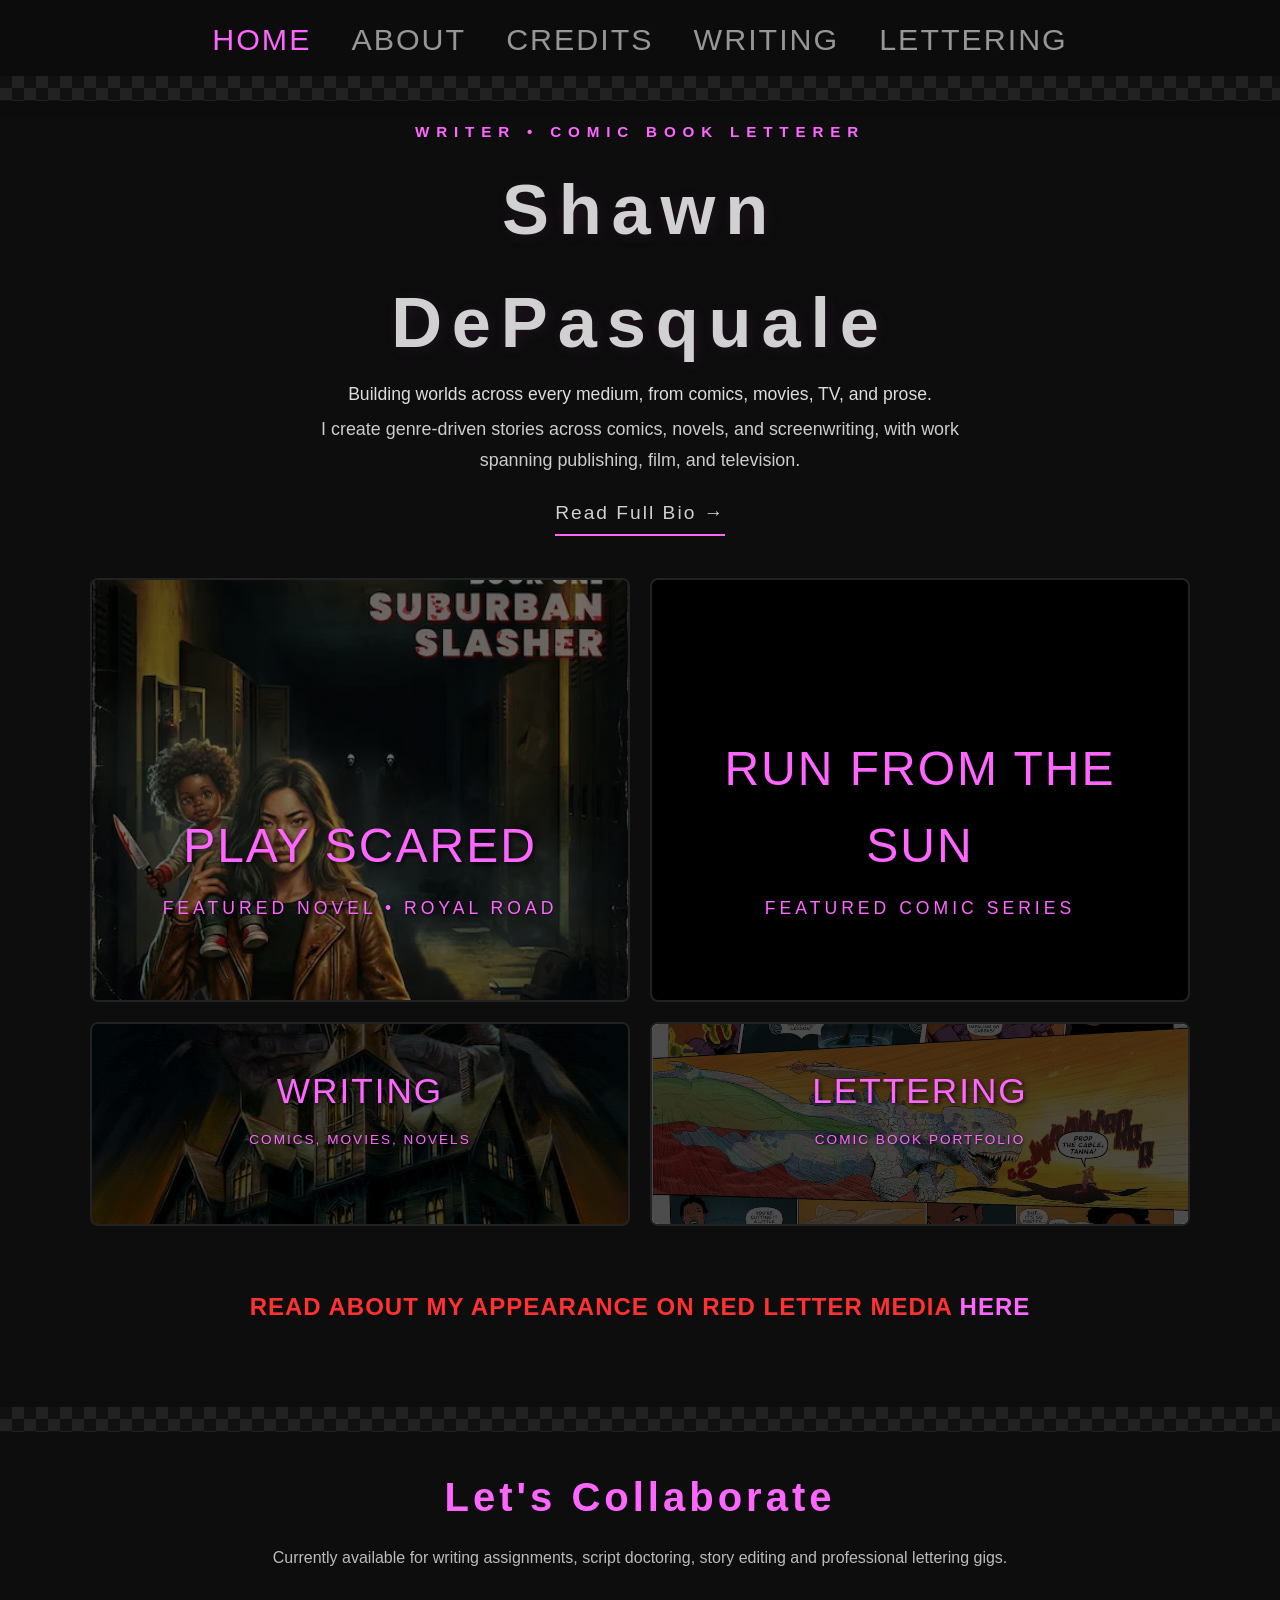
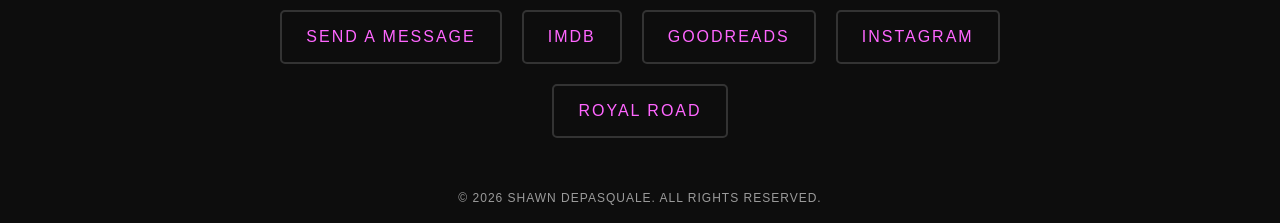
<file: index.html>
<!DOCTYPE html>
<html lang="en">
<head>
    <meta charset="UTF-8">
    <meta http-equiv="Content-Security-Policy" content="default-src 'self'; script-src 'self' 'unsafe-inline'; style-src 'self' 'unsafe-inline' https://fonts.googleapis.com; font-src https://fonts.gstatic.com; frame-src https://www.youtube-nocookie.com https://www.youtube.com https://docs.google.com; img-src 'self' https://img.youtube.com data:; connect-src 'self'">
    <meta name="viewport" content="width=device-width, initial-scale=1.0">
    <title>Shawn DePasquale | Comic Book Writer, Editor & Letterer</title>
    
    <link rel="canonical" href="https://shawndepasquale.com/" />
    
    <meta name="description" content="Shawn DePasquale is a screenwriter, comic book writer, and letterer. Credits include Image Comics, IDW, Trailer Park Boys, and Red Letter Media.">
    
    <meta property="og:type" content="website">
    <meta property="og:url" content="https://shawndepasquale.com/">
    <meta property="og:title" content="Shawn DePasquale | Screenwriter & Comic Book Creator">
    <meta property="og:description" content="Writer and letterer for Image Comics, IDW, and Trailer Park Boys. Story editor for Charles Soule.">
    <meta property="og:image" content="https://shawndepasquale.com/banner.png">

    <meta name="twitter:card" content="summary_large_image">
    <meta name="twitter:url" content="https://shawndepasquale.com/">
    <meta name="twitter:title" content="Shawn DePasquale | Screenwriter & Comic Book Writer">
    <meta name="twitter:description" content="Comic book writer and letterer for major publishers.">
    <meta name="twitter:image" content="https://shawndepasquale.com/banner.png">
    
    <link rel="icon" type="image/png" href="./favicon.png">
    
    <link rel="preconnect" href="https://fonts.googleapis.com">
    <link rel="preconnect" href="https://fonts.gstatic.com" crossorigin>
    <link href="https://fonts.googleapis.com/css2?family=Bebas+Neue&display=swap" rel="stylesheet">
    <link rel="preload" href="./banner.png" as="image">
    <link rel="stylesheet" href="./style.css">
   
    <script type="application/ld+json">
    {
      "@context": "https://schema.org",
      "@type": "Person",
      "name": "Shawn DePasquale",
      "url": "https://shawndepasquale.com",
      "image": "https://shawndepasquale.com/banner.png",
      "sameAs": [
        "https://www.imdb.com/name/nm4267249/",
        "https://www.goodreads.com/author/show/6082925.Shawn_DePasquale",
        "https://screenrant.com/author/sdepas/",
        "https://bunnyears.com/author/bunnyears-sdp/",
        "https://bsky.app/profile/shawnwrites.bsky.social",
        "https://www.linkedin.com/in/shawndepasquale/",
        "https://www.instagram.com/shawnwrites/"
      ],
      "jobTitle": ["Screenwriter", "Comic Book Writer", "Editor", "Letterer", "Producer"],
      "worksFor": [
        { "@type": "Organization", "name": "Screen Rant" },
        { "@type": "Organization", "name": "Image Comics" },
        { "@type": "Organization", "name": "IDW Publishing" }
      ],
      "knowsAbout": ["Screenwriting", "Comic Books", "Comic Book Lettering", "Film Production", "Television Production", "TTRPG", "Story Editing"],
      "alumniOf": {
        "@type": "Organization",
        "name": "BunnyEars.com"
      },
      "colleague": [
        { "@type": "Person", "name": "Macaulay Culkin" },
        { "@type": "Person", "name": "Charles Soule" }
      ],
      "workExample": [
        {
          "@type": "CreativeWork",
          "name": "Home Alone Again with the Google Assistant",
          "url": "https://www.youtube.com/watch?v=-lfHXKbsMLE",
          "creator": { "@type": "Organization", "name": "Google" },
          "contributor": [
            { "@type": "Person", "name": "Shawn DePasquale" },
            { "@type": "Person", "name": "Macaulay Culkin" }
          ]
        },
        {
          "@type": "ScreenplayWork",
          "name": "Robocop: Against The Machine",
          "author": { "@type": "Person", "name": "Shawn DePasquale" },
          "description": "Feature screenplay selected for Official Stunt List Season 3",
          "url": "https://www.officialstuntlist.com/stunt-list-s3/robocop-against-the-machine",
          "award": "Official Stunt List Season 3 Selection"
        },
        {
          "@type": "Book",
          "name": "Trailer Park Boys: Countdown to Liquor Day",
          "author": { "@type": "Person", "name": "Shawn DePasquale" },
          "publisher": { "@type": "Organization", "name": "IDW Publishing" }
        },
        {
          "@type": "Book",
          "name": "Play Scared",
          "author": { "@type": "Person", "name": "Shawn DePasquale" },
          "url": "https://www.royalroad.com/fiction/159145/play-scared-a-litrpg-horrorcomedy-female-lead",
          "description": "LITRPG horror-comedy novel available on Royal Road",
          "inLanguage": "en",
          "genre": ["LITRPG", "Horror", "Comedy"]
        },
        {
          "@type": "ComicSeries",
          "name": "Run From The Sun",
          "creator": [
            { "@type": "Person", "name": "Shawn DePasquale" },
            { "@type": "Person", "name": "Matt Cohen" }
          ],
          "author": { "@type": "Organization", "name": "The Cabin Boyz" },
          "publisher": [
            { "@type": "Organization", "name": "Devil's Due Studios" },
            { "@type": "Organization", "name": "Massive Publishing" }
          ],
          "url": "https://lunardistribution.com/home/search?term=Run+From+The+Sun",
          "description": "Three-issue comic series credited to The Cabin Boyz, created by Shawn DePasquale and Matt Cohen",
          "inLanguage": "en",
          "genre": "Comic"
        }
      ]
    }
    </script>
</head>
<body class="page-home">

<nav class="main-nav">
    <ul class="nav-container">
        <li><a href="index.html" class="active">Home</a></li>
        <li><a href="about.html">About</a></li>
        <li><a href="credits.html">Credits</a></li>
        <li><a href="writing.html">Writing</a></li>
        <li><a href="lettering.html">Lettering</a></li>
     </ul>
      <div class="ska-separator"></div>
     </nav>

    <main>
        <h1 class="visually-hidden">Shawn DePasquale - Screenwriter, Comic Book Writer, and Letterer</h1>

        <div class="hero-intro">
            <p class="hero-eyebrow">WRITER • COMIC BOOK LETTERER</p>
            <h2>Shawn DePasquale</h2>
            <p class="hero-tagline">Building worlds across every medium, from comics, movies, TV, and prose.</p>
            <p class="hero-description">
                I create genre-driven stories across comics, novels, and screenwriting, with work spanning publishing, film, and television.
            </p>
            <a href="about.html" class="bio-link">Read Full Bio →</a>
        </div>

        <div class="short-bio"></div>

        <div class="gateway-grid">
            <a href="https://www.royalroad.com/fiction/159145/play-scared-a-litrpg-horrorcomedy-female-lead" target="_blank" rel="noopener noreferrer" class="gateway-card featured-card" aria-label="Read Play Scared on Royal Road">
                <div class="play-scared-bg"></div>
                <div class="card-content">
                    <h2>Play Scared</h2>
                    <p>Featured Novel • Royal Road</p>
                </div>
            </a>

            <a href="https://lunardistribution.com/home/search?term=Run+From+The+Sun" target="_blank" rel="noopener noreferrer" class="gateway-card featured-card rfts-card" aria-label="View Run From The Sun on Lunar Distribution">
                <div class="rfts-carousel-item rfts-carousel-1"></div>
                <div class="rfts-carousel-item rfts-carousel-2"></div>
                <div class="rfts-carousel-item rfts-carousel-3"></div>
                <div class="rfts-carousel-item rfts-carousel-4"></div>
                <div class="card-content">
                    <h2>Run From The Sun</h2>
                    <p>Featured Comic Series</p>
                </div>
            </a>

            <a href="writing.html" class="gateway-card secondary-card" aria-label="View writing portfolio - screenplays and comics">
                <div class="writing-bg"></div>
                <div class="card-content">
                    <h2>Writing</h2>
                    <p>Comics, Movies, Novels</p>
                </div>
            </a>

            <a href="lettering.html" class="gateway-card secondary-card" aria-label="View lettering portfolio - comic book lettering samples">
                <div class="lettering-bg"></div>
                <div class="card-content">
                    <h2>Lettering</h2>
                    <p>Comic Book Portfolio</p>
                </div>
            </a>
        </div>

<div class="rlm-feature-spacing">
    <p class="special-feature-link">
        Read about my appearance on Red Letter Media 
        <a href="redlettermedia.html" class="inline-link">HERE</a>
    </p>
</div>

    </main>

   <footer>
        <div class="ska-separator section-spacing-lg"></div>
        <div class="footer-container">
            <h2>Let's Collaborate</h2>
            <p class="contact-intro">Currently available for writing assignments, script doctoring, story editing and professional lettering gigs.</p>            <div class="contact-links">
                <a href="contact.html" class="contact-btn">Send a Message</a>
                <a href="https://www.imdb.com/name/nm4267249/" target="_blank" rel="noopener noreferrer" class="contact-btn">IMDb</a>
                <a href="https://www.goodreads.com/author/show/6082925.Shawn_DePasquale" target="_blank" rel="noopener noreferrer" class="contact-btn">Goodreads</a>
                <a href="https://instagram.com/shawnwrites" target="_blank" rel="noopener noreferrer" class="contact-btn">Instagram</a>
                <a href="https://www.royalroad.com/profile/807807/fictions" target="_blank" rel="noopener noreferrer" class="contact-btn">Royal Road</a>
            </div>
            <p class="copyright">
                &copy; 2026 Shawn DePasquale. All Rights Reserved.
            </p>
        </div>
    </footer>

</body>
</html>
</file>
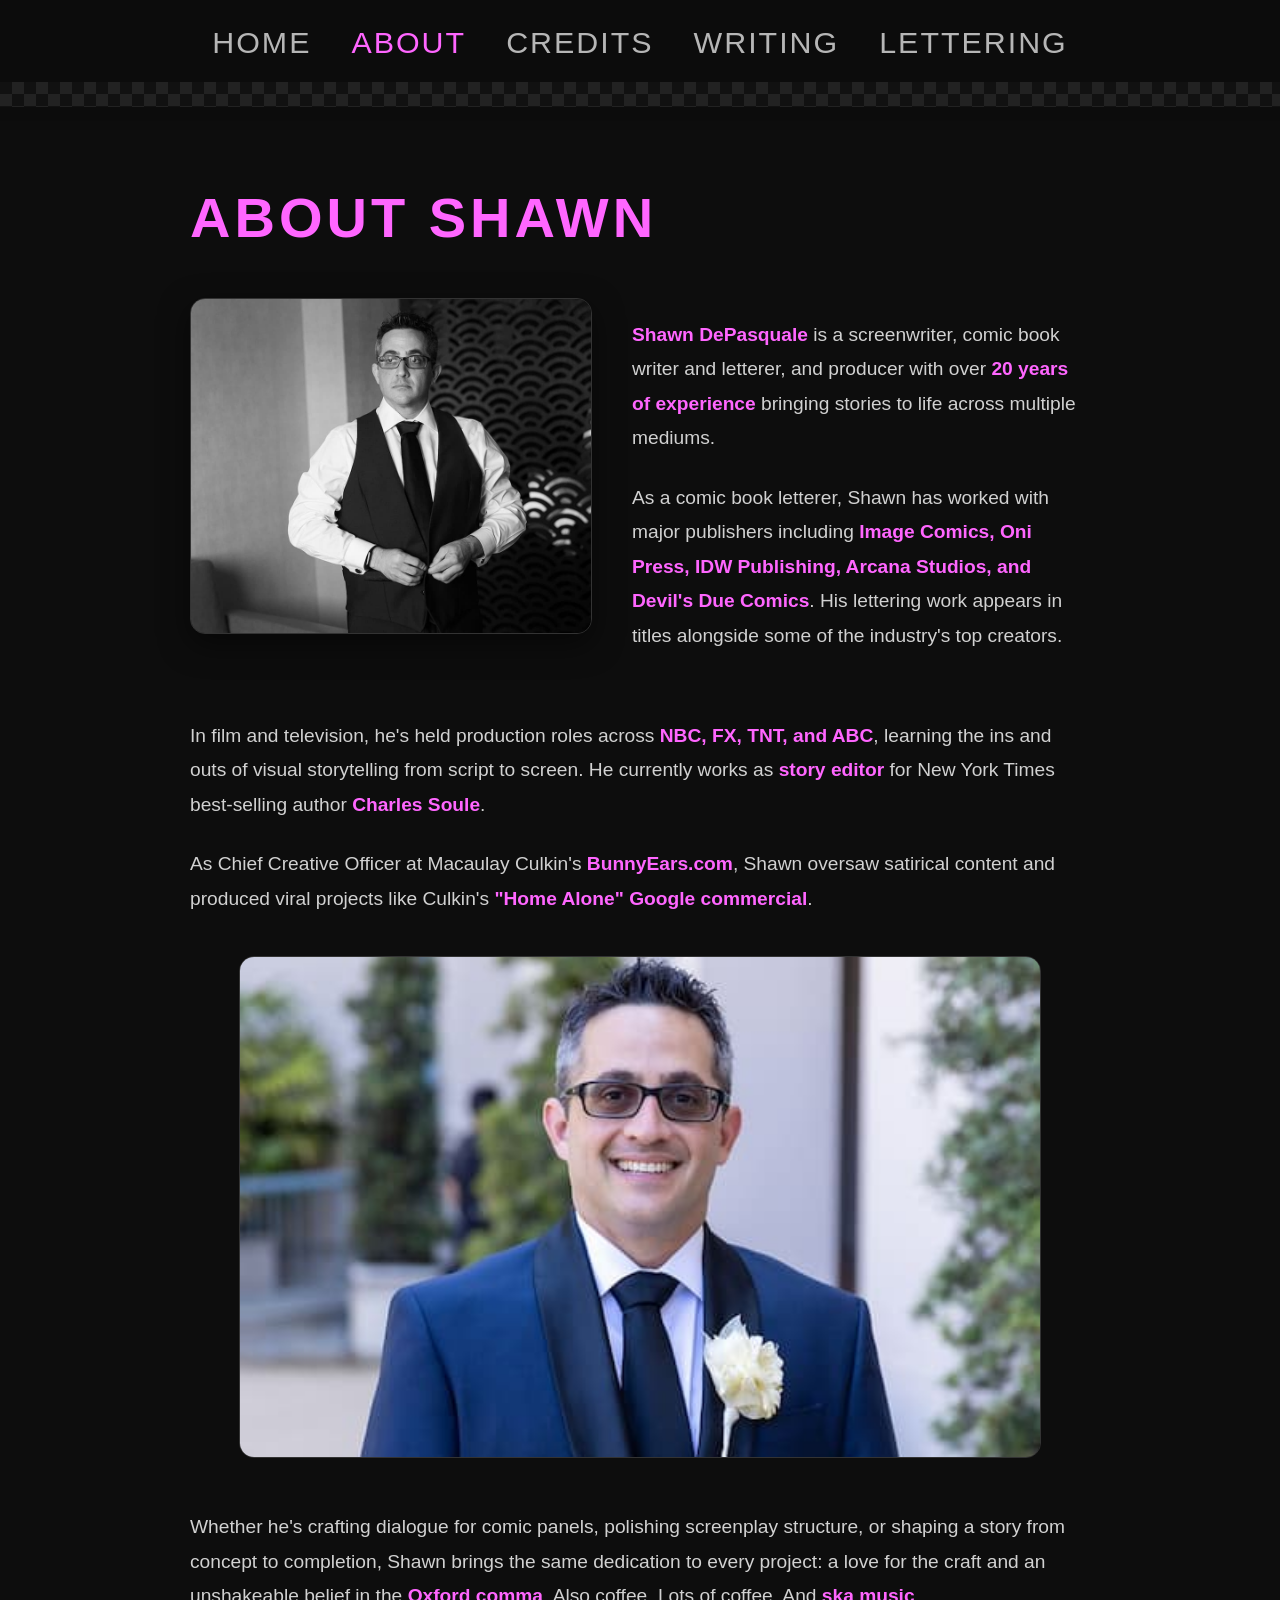
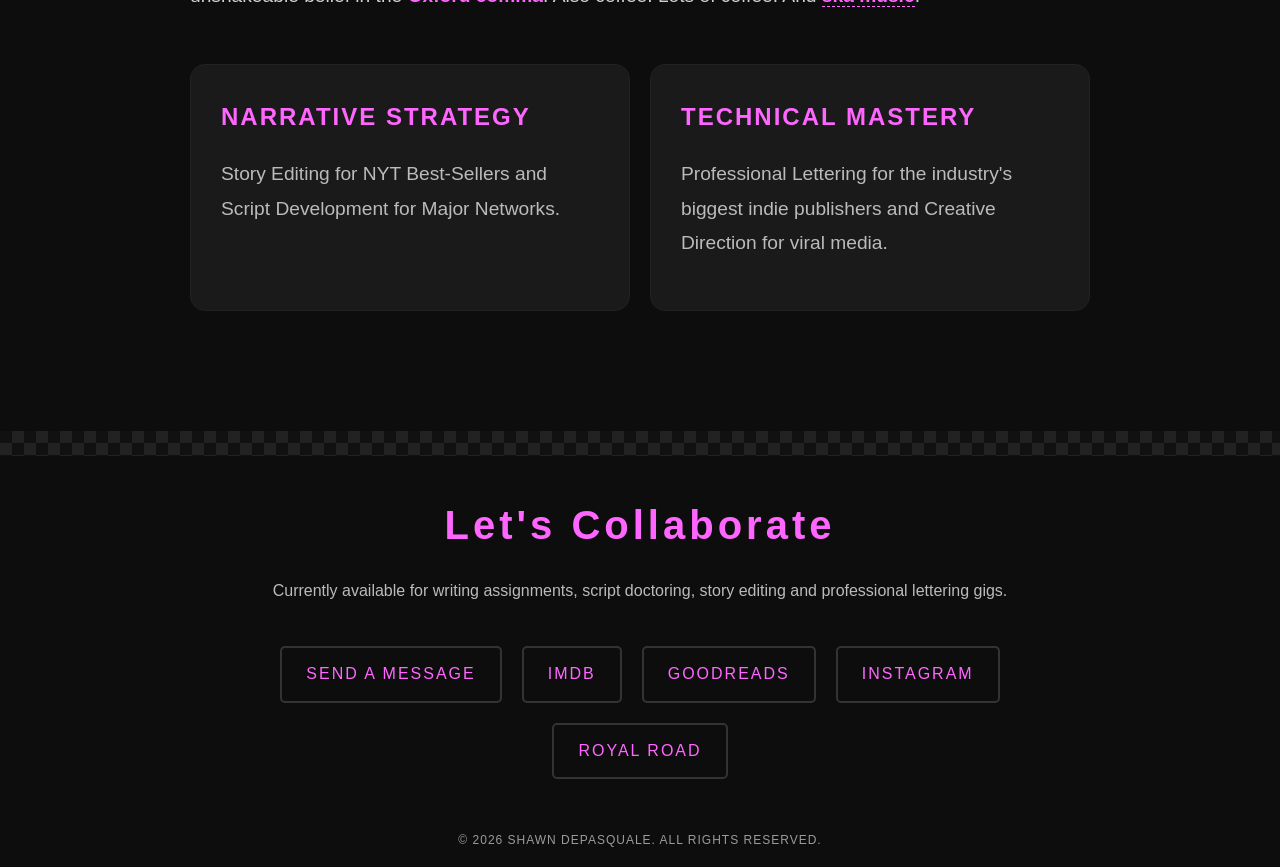
<file: about.html>
<!DOCTYPE html>
<html lang="en">
<head>
    <meta charset="UTF-8">
    <meta http-equiv="Content-Security-Policy" content="default-src 'self'; script-src 'self' 'unsafe-inline'; style-src 'self' 'unsafe-inline' https://fonts.googleapis.com; font-src https://fonts.gstatic.com; frame-src https://www.youtube-nocookie.com https://www.youtube.com https://docs.google.com; img-src 'self' https://img.youtube.com data:; connect-src 'self'">
    <meta name="viewport" content="width=device-width, initial-scale=1.0">
    <title>About Shawn DePasquale | Screenwriter, Comic Writer & Producer</title>
    
    <meta name="description" content="Shawn DePasquale: Screenwriter, comic book writer, and producer with 20+ years experience. Co-wrote Google's Home Alone commercial with Macaulay Culkin. Former CCO of BunnyEars.com. Story editor for Charles Soule. Writer and letterer for Trailer Park Boys, Image Comics, and IDW Publishing.">
    
    <meta property="og:type" content="profile">
    <meta property="og:url" content="https://shawndepasquale.com/about.html">
    <meta property="og:title" content="About Shawn DePasquale | Writer & Producer">
    <meta property="og:description" content="20+ years in media. From story editing NYT Best-Sellers to producing Google's Home Alone commercial with Macaulay Culkin.">
    <meta property="og:image" content="https://shawndepasquale.com/headshot.jpg">

    <meta name="twitter:card" content="summary_large_image">
    <meta name="twitter:url" content="https://shawndepasquale.com/about.html">
    <meta name="twitter:title" content="About Shawn DePasquale">
    <meta name="twitter:description" content="Screenwriter, Comic Creator, and Story Editor. 20+ years of storytelling experience.">
    <meta name="twitter:image" content="https://shawndepasquale.com/headshot.jpg">
    
    <link rel="canonical" href="https://shawndepasquale.com/about.html">
    
    <link rel="icon" type="image/png" href="./favicon.png">
    
    <link rel="preconnect" href="https://fonts.googleapis.com">
    <link rel="preconnect" href="https://fonts.gstatic.com" crossorigin>
    <link href="https://fonts.googleapis.com/css2?family=Bebas+Neue&display=swap" rel="stylesheet">
    <link rel="preload" href="./headshot.jpg" as="image">
    <link rel="stylesheet" href="./style.css">

    <script type="application/ld+json">
    {
      "@context": "https://schema.org",
      "@type": "Person",
      "name": "Shawn DePasquale",
      "url": "https://shawndepasquale.com",
      "image": "https://shawndepasquale.com/headshot.jpg",
      "sameAs": [
        "https://www.imdb.com/name/nm4267249/",
        "https://www.goodreads.com/author/show/6082925.Shawn_DePasquale",
        "https://screenrant.com/author/sdepas/",
        "https://bunnyears.com/author/bunnyears-sdp/",
        "https://bsky.app/profile/shawnwrites.bsky.social",
        "https://www.linkedin.com/in/shawndepasquale/",
        "https://www.instagram.com/shawnwrites/"
      ],
      "jobTitle": ["Screenwriter", "Comic Book Writer", "Editor", "Letterer", "Producer"],
      "worksFor": [
        { "@type": "Organization", "name": "Screen Rant" },
        { "@type": "Organization", "name": "Image Comics" },
        { "@type": "Organization", "name": "IDW Publishing" }
      ],
      "knowsAbout": ["Screenwriting", "Comic Books", "Comic Book Lettering", "Film Production", "Television Production", "TTRPG", "Story Editing"],
      "alumniOf": {
        "@type": "Organization",
        "name": "BunnyEars.com"
      },
      "colleague": [
        {
          "@type": "Person",
          "name": "Macaulay Culkin"
        },
        {
          "@type": "Person",
          "name": "Charles Soule"
        }
      ],
      "workExample": [
        {
          "@type": "CreativeWork",
          "name": "Home Alone Again with the Google Assistant",
          "description": "Google commercial reunion of Home Alone",
          "url": "https://www.youtube.com/watch?v=-lfHXKbsMLE",
          "creator": {
            "@type": "Organization",
            "name": "Google"
          },
          "contributor": [
            {
              "@type": "Person",
              "name": "Shawn DePasquale"
            },
            {
              "@type": "Person",
              "name": "Macaulay Culkin"
            }
          ]
        },
        {
          "@type": "Book",
          "name": "Trailer Park Boys: Countdown to Liquor Day",
          "author": {
            "@type": "Person",
            "name": "Shawn DePasquale"
          },
          "publisher": {
            "@type": "Organization",
            "name": "IDW Publishing"
          }
        }
      ]
    }
    </script>
</head>
<body class="page-about">

    <nav class="main-nav">
        <ul class="nav-container">
            <li><a href="/">Home</a></li>
            <li><a href="about.html" class="active">About</a></li>
            <li><a href="credits.html">Credits</a></li>
            <li><a href="writing.html">Writing</a></li>
            <li><a href="lettering.html">Lettering</a></li>
        </ul>
        <div class="ska-separator"></div>
    </nav>

    <main>
        <div class="about-container">
            <h1>About Shawn</h1>
            
            <div class="bio-flex">
                <img src="./headshot.jpg" 
                     alt="Professional headshot of Shawn DePasquale" 
                     class="headshot" 
                     width="400" 
                     height="500" 
                     fetchpriority="high">
                
                <div class="bio-text">
                    <p><strong>Shawn DePasquale</strong> is a screenwriter, comic book writer and letterer, and producer with over <strong>20 years of experience</strong> bringing stories to life across multiple mediums.</p>
                    
                    <p>As a comic book letterer, Shawn has worked with major publishers including <strong>Image Comics, Oni Press, IDW Publishing, Arcana Studios, and Devil's Due Comics</strong>. His lettering work appears in titles alongside some of the industry's top creators.</p>
                </div>
            </div>

            <div class="bio-text">
                <p>In film and television, he's held production roles across <strong>NBC, FX, TNT, and ABC</strong>, learning the ins and outs of visual storytelling from script to screen. He currently works as <strong>story editor</strong> for New York Times best-selling author <strong>Charles Soule</strong>.</p>
                
                <p>As Chief Creative Officer at Macaulay Culkin's <strong>BunnyEars.com</strong>, Shawn oversaw satirical content and produced viral projects like Culkin's <strong>"Home Alone" Google commercial</strong>.</p>

                <div class="action-shot-container">
                    <img src="./action-shot.jpg" 
                         alt="Shawn DePasquale working in the studio" 
                         class="action-shot" 
                         width="800" 
                         height="500"
                         loading="lazy">
                </div>
                
                <p>Whether he's crafting dialogue for comic panels, polishing screenplay structure, or shaping a story from concept to completion, Shawn brings the same dedication to every project: a love for the craft and an unshakeable belief in the <strong>Oxford comma</strong>. Also coffee. Lots of coffee. And <span class="ska-highlight">ska music</span>.</p>
            </div>

            <div class="highlights-grid">
                <div class="highlight-card">
                    <h2>Narrative Strategy</h2>
                    <p>Story Editing for NYT Best-Sellers and Script Development for Major Networks.</p>
                </div>
                <div class="highlight-card">
                    <h2>Technical Mastery</h2>
                    <p>Professional Lettering for the industry's biggest indie publishers and Creative Direction for viral media.</p>
                </div>
            </div>
        </div>
    </main>

   <footer>
        <div class="ska-separator section-spacing-lg"></div>
        <div class="footer-container">
            <h2>Let's Collaborate</h2>
            <p class="contact-intro">Currently available for writing assignments, script doctoring, story editing and professional lettering gigs.</p>            <div class="contact-links">
                <a href="contact.html" class="contact-btn">Send a Message</a>
                <a href="https://www.imdb.com/name/nm4267249/" target="_blank" rel="noopener noreferrer" class="contact-btn">IMDb</a>
                <a href="https://www.goodreads.com/author/show/6082925.Shawn_DePasquale" target="_blank" rel="noopener noreferrer" class="contact-btn">Goodreads</a>
                <a href="https://instagram.com/shawnwrites" target="_blank" rel="noopener noreferrer" class="contact-btn">Instagram</a>
                <a href="https://www.royalroad.com/profile/807807/fictions" target="_blank" rel="noopener noreferrer" class="contact-btn">Royal Road</a>
            </div>
            <p class="copyright">
                &copy; 2026 Shawn DePasquale. All Rights Reserved.
            </p>
        </div>
    </footer>

</body>
</html>
</file>
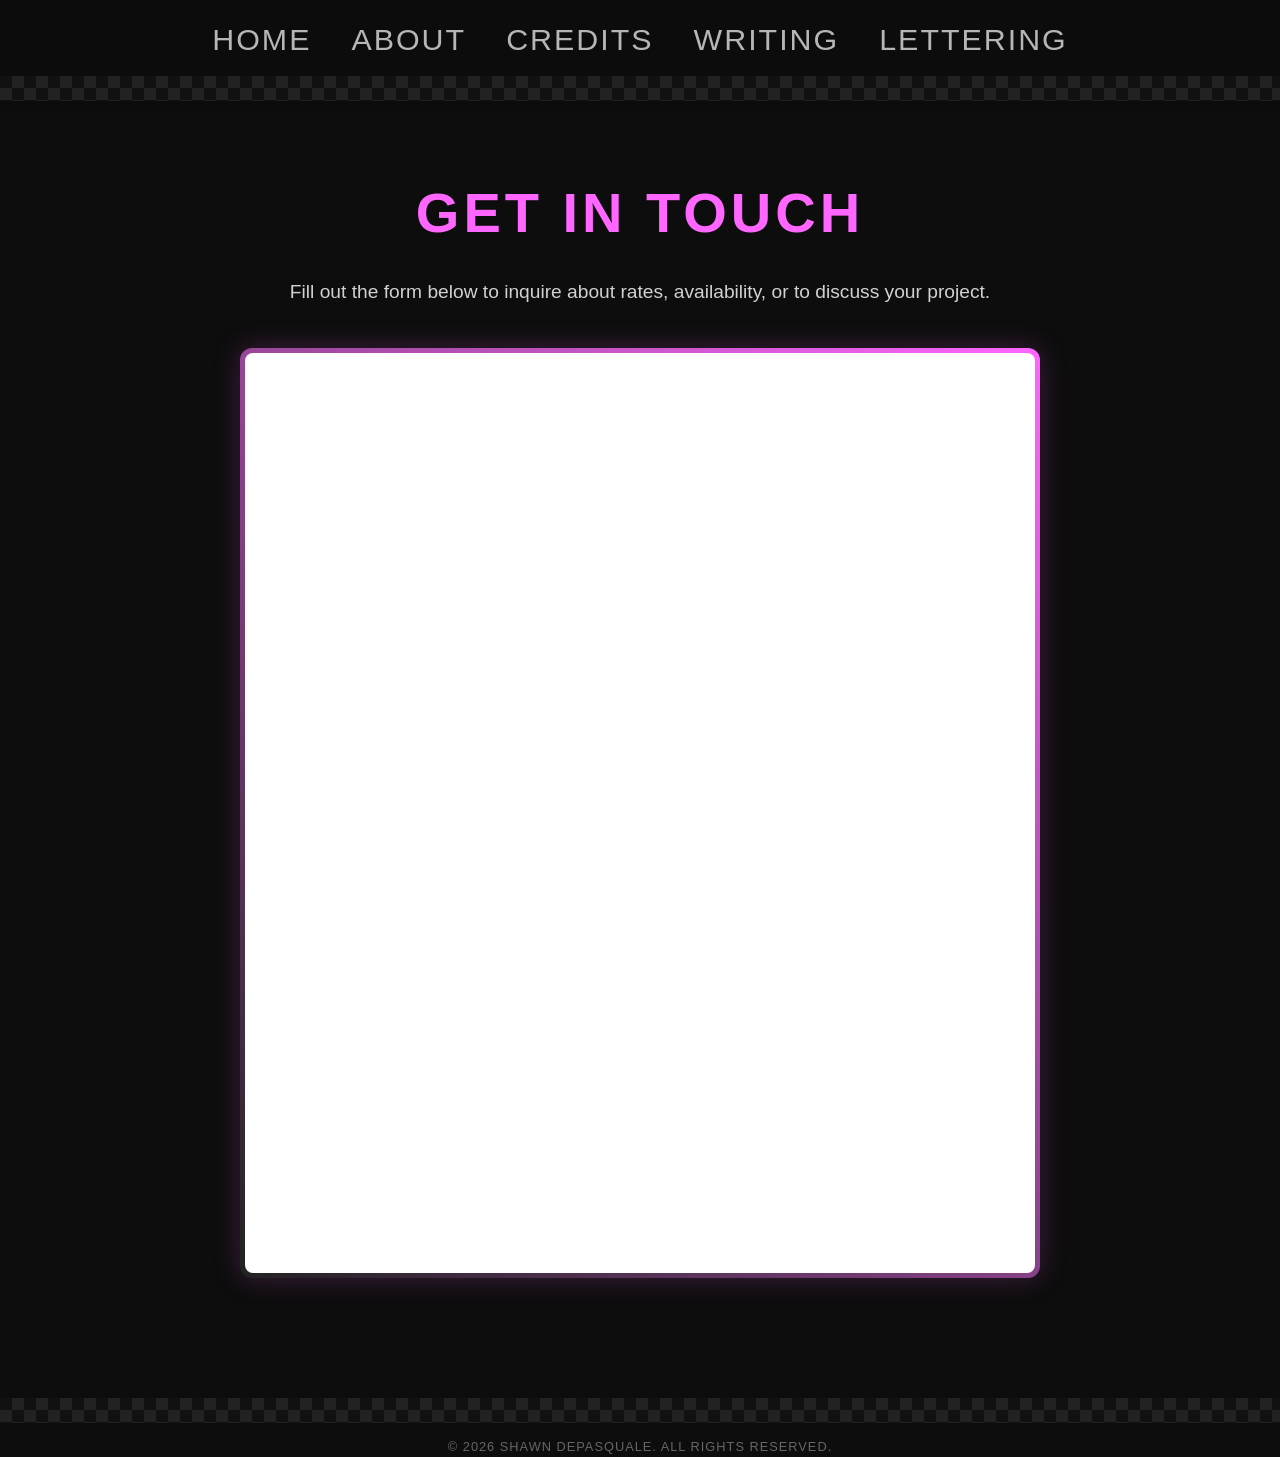
<file: contact.html>
<!DOCTYPE html>
<html lang="en">
<head>
    <meta charset="UTF-8">
    <meta http-equiv="Content-Security-Policy" content="default-src 'self'; script-src 'self' 'unsafe-inline'; style-src 'self' 'unsafe-inline' https://fonts.googleapis.com; font-src https://fonts.gstatic.com; frame-src https://www.youtube-nocookie.com https://www.youtube.com https://docs.google.com; img-src 'self' https://img.youtube.com data:; connect-src 'self'">
    <meta name="viewport" content="width=device-width, initial-scale=1.0">
    <title>Contact Shawn DePasquale | Screenwriter & Comic Book Creator</title>
    
    <link rel="icon" type="image/png" href="./favicon.png">
    
    <link rel="canonical" href="https://shawndepasquale.com/contact.html" />
    
    <meta name="description" content="Get in touch with Shawn DePasquale for screenwriting, comic book lettering, or production inquiries.">
    
    <meta property="og:type" content="website">
    <meta property="og:url" content="https://shawndepasquale.com/contact.html">
    <meta property="og:title" content="Contact Shawn DePasquale">
    <meta property="og:description" content="Get in touch for screenwriting, lettering, or production inquiries.">
    <meta property="og:image" content="https://shawndepasquale.com/banner.png">

    <meta name="twitter:card" content="summary_large_image">
    <meta name="twitter:url" content="https://shawndepasquale.com/contact.html">
    <meta name="twitter:title" content="Contact Shawn DePasquale">
    <meta name="twitter:description" content="Get in touch for screenwriting, lettering, or production inquiries.">
    <meta name="twitter:image" content="https://shawndepasquale.com/banner.png">

    <link rel="preconnect" href="https://fonts.googleapis.com">
    <link rel="preconnect" href="https://fonts.gstatic.com" crossorigin>
    <link href="https://fonts.googleapis.com/css2?family=Bebas+Neue&display=swap" rel="stylesheet">
    <link rel="stylesheet" href="./style.css">

    <script type="application/ld+json">
    {
      "@context": "https://schema.org",
      "@type": "Person",
      "name": "Shawn DePasquale",
      "url": "https://shawndepasquale.com",
      "image": "https://shawndepasquale.com/banner.png",
      "jobTitle": ["Screenwriter", "Comic Book Writer", "Comic Book Letterer"],
      "contactPoint": {
        "@type": "ContactPoint",
        "contactType": "Professional Inquiries",
        "url": "https://shawndepasquale.com/contact.html"
      }
    }
    </script>
</head>
<body class="page-contact">

    <nav class="main-nav">
        <ul class="nav-container">
            <li><a href="/">Home</a></li>
            <li><a href="about.html">About</a></li>
            <li><a href="credits.html">Credits</a></li>
            <li><a href="writing.html">Writing</a></li>
            <li><a href="lettering.html">Lettering</a></li>
        </ul>
        <div class="ska-separator"></div>
    </nav>

    <main>
        <div class="container">
            <h1>Get In Touch</h1>
            <p>Fill out the form below to inquire about rates, availability, or to discuss your project.</p>

            <div class="form-frame">
                <iframe src="https://docs.google.com/forms/d/e/1FAIpQLSfpbxmEMADG8Vmj6qqF1gWRUWDlMiNZvrCRWnUPJj_R3trD9A/viewform?embedded=true" width="640" height="920" title="Contact form for Shawn DePasquale">Loading…</iframe>
            </div>
        </div>
    </main>

    <div class="ska-separator section-spacing-lg"></div>

    <footer>
        <p class="copyright">&copy; 2026 Shawn DePasquale. All Rights Reserved.</p>
    </footer>

</body>
</html>
</file>
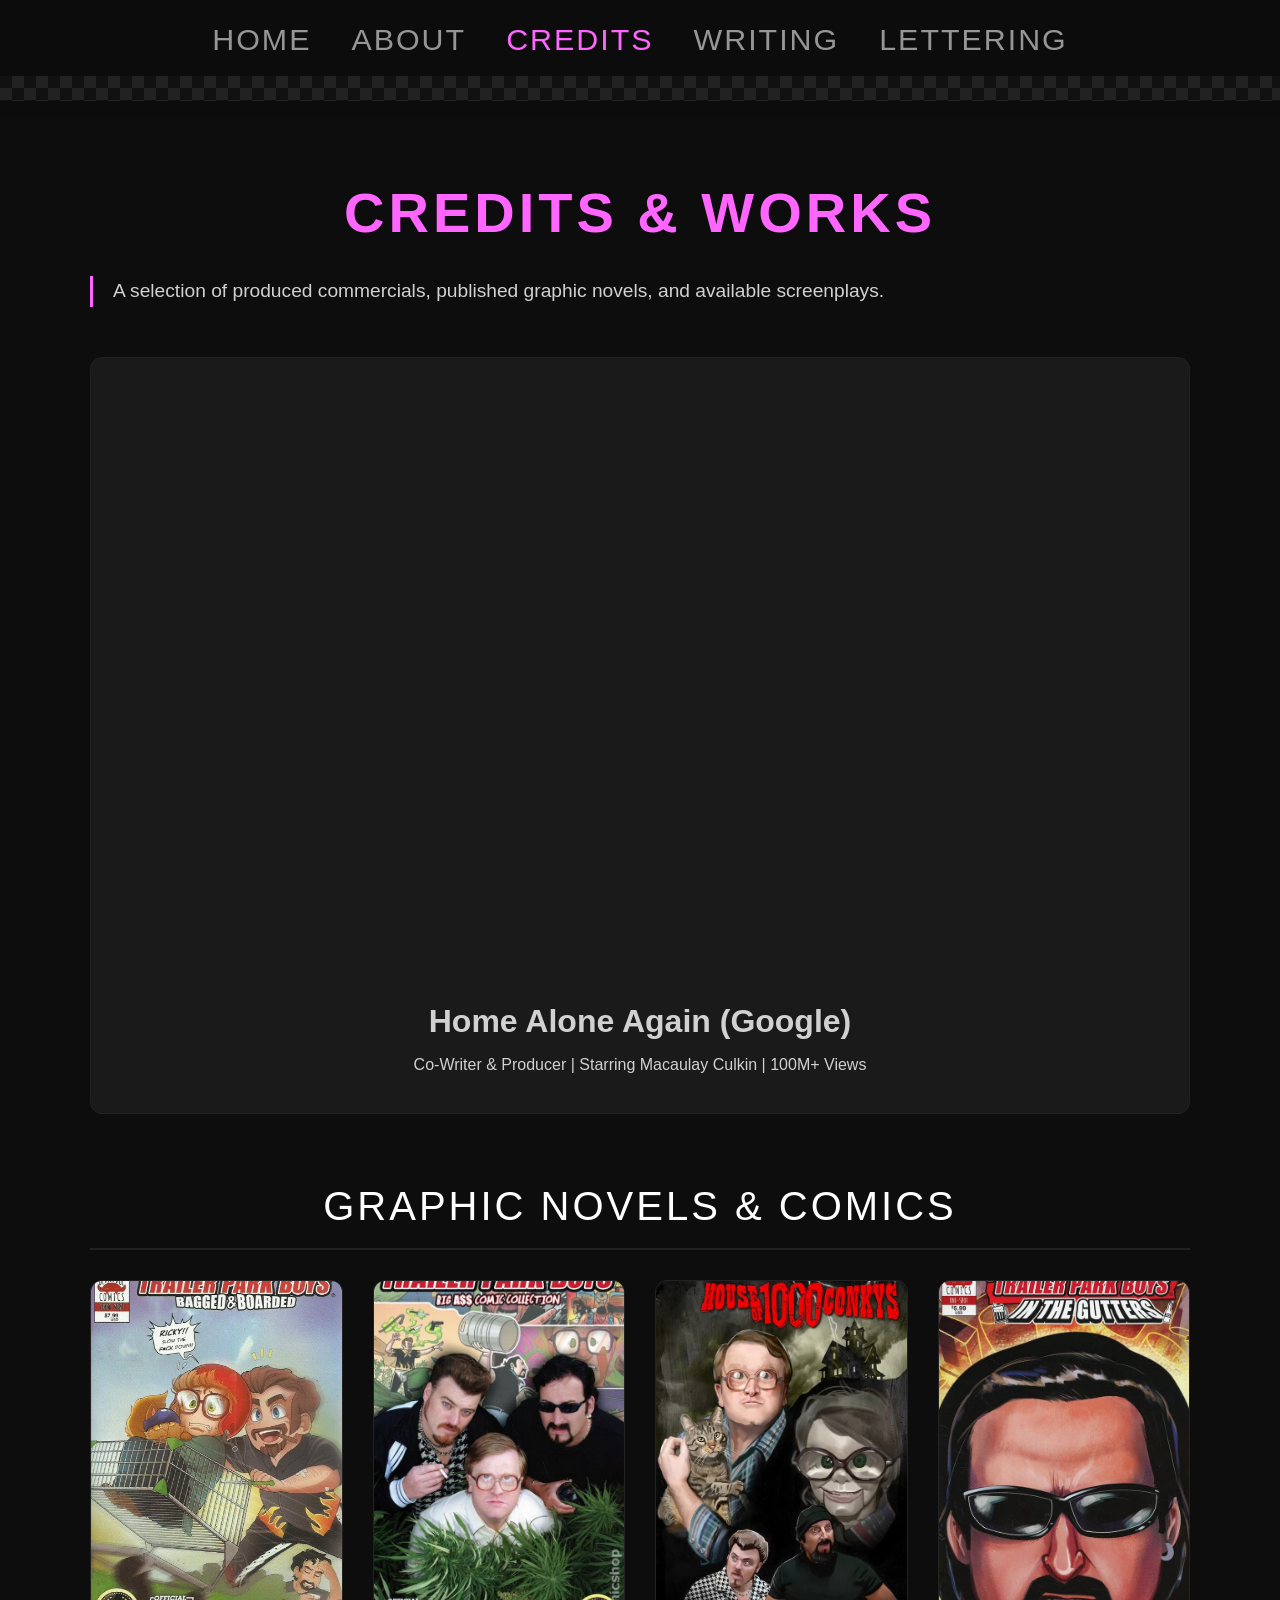
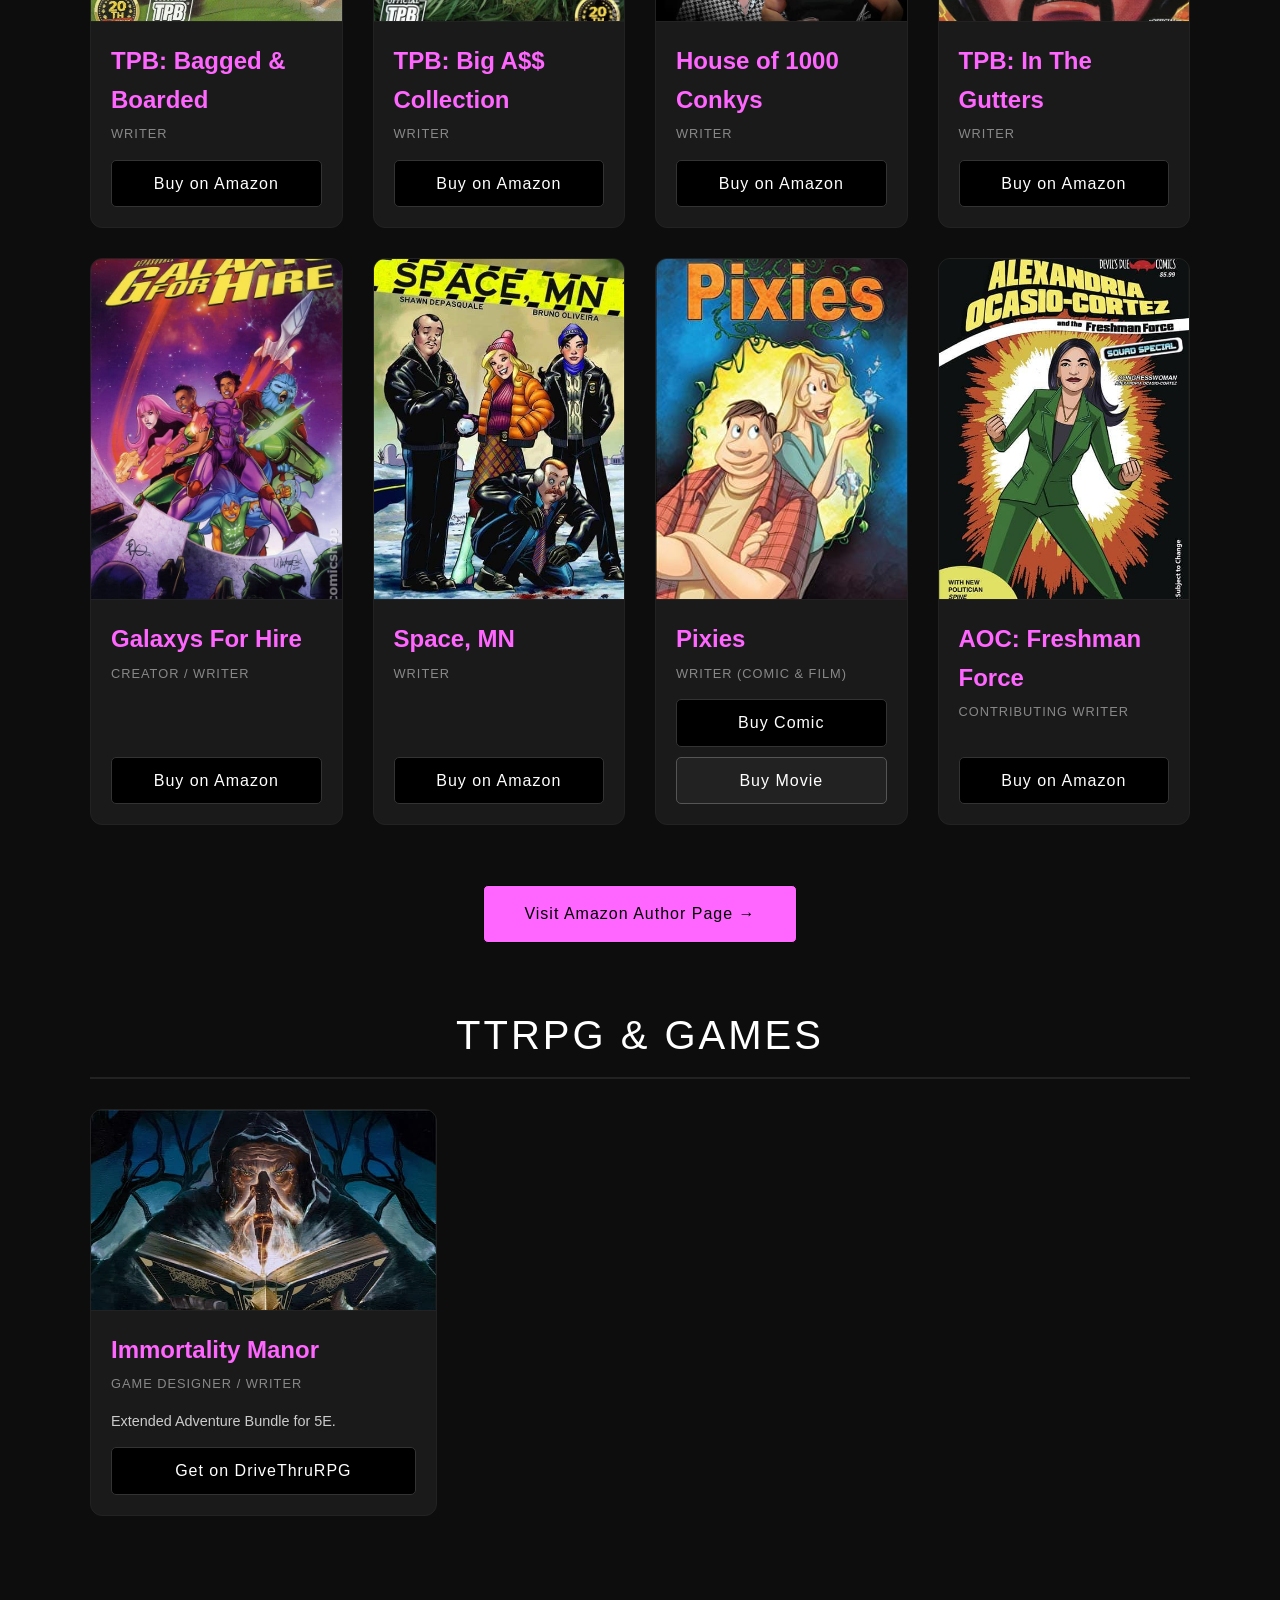
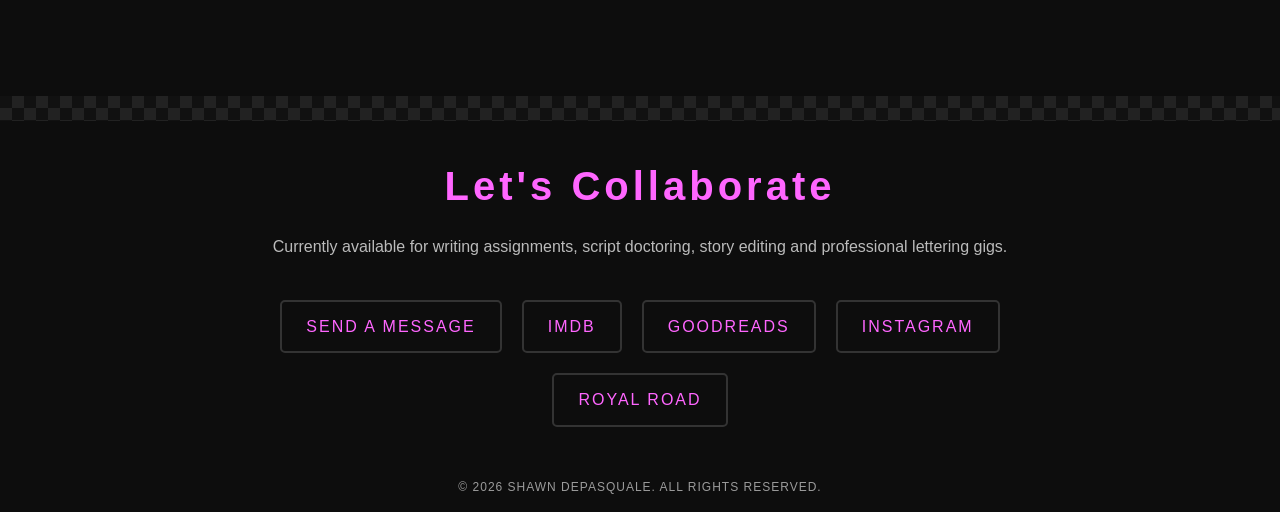
<file: credits.html>
<!DOCTYPE html>
<html lang="en">
<head>
    <meta charset="UTF-8">
    <meta http-equiv="Content-Security-Policy" content="default-src 'self'; script-src 'self' 'unsafe-inline'; style-src 'self' 'unsafe-inline' https://fonts.googleapis.com; font-src https://fonts.gstatic.com; frame-src https://www.youtube-nocookie.com https://www.youtube.com https://docs.google.com; img-src 'self' https://img.youtube.com data:; connect-src 'self'">
    <meta name="viewport" content="width=device-width, initial-scale=1.0">
    <title>Creative Credits | Shawn DePasquale</title>
    
    <meta name="description" content="Published works by Shawn DePasquale: Trailer Park Boys graphic novels, Google's Home Alone commercial, Pixies, and original screenplays.">
    
    <meta property="og:type" content="website">
    <meta property="og:url" content="https://www.shawndepasquale.com/writing.html">
    <meta property="og:title" content="Creative Credits | Shawn DePasquale">
    <meta property="og:description" content="From viral Google commercials to Trailer Park Boys graphic novels. View the full portfolio.">
    <meta property="og:image" content="https://www.shawndepasquale.com/banner.png">

    <meta name="twitter:card" content="summary_large_image">
    <meta name="twitter:url" content="https://www.shawndepasquale.com/writing.html">
    <meta name="twitter:title" content="Creative Credits | Shawn DePasquale">
    <meta name="twitter:description" content="From viral Google commercials to Trailer Park Boys graphic novels. View the full portfolio.">
    <meta name="twitter:image" content="https://www.shawndepasquale.com/banner.png">
    
    <link rel="canonical" href="https://www.shawndepasquale.com/writing.html">
    <link rel="icon" type="image/png" href="./favicon.png">
    
    <link rel="preconnect" href="https://fonts.googleapis.com">
    <link rel="preconnect" href="https://fonts.gstatic.com" crossorigin>
    <link href="https://fonts.googleapis.com/css2?family=Bebas+Neue&family=Roboto:wght@400;700&display=swap" rel="stylesheet">
    <link rel="stylesheet" href="./style.css">

    <script type="application/ld+json">
    {
      "@context": "https://schema.org",
      "@type": "Person",
      "name": "Shawn DePasquale",
      "url": "https://shawndepasquale.com",
      "image": "https://shawndepasquale.com/headshot.jpg",
      "sameAs": [
        "https://www.imdb.com/name/nm4267249/",
        "https://www.goodreads.com/author/show/6082925.Shawn_DePasquale",
        "https://screenrant.com/author/sdepas/",
        "https://bunnyears.com/author/bunnyears-sdp/",
        "https://bsky.app/profile/shawnwrites.bsky.social",
        "https://www.linkedin.com/in/shawndepasquale/",
        "https://www.instagram.com/shawnwrites/"
      ],
      "jobTitle": ["Screenwriter", "Comic Book Writer", "Editor", "Letterer", "Producer"],
      "worksFor": [
        { "@type": "Organization", "name": "Screen Rant" },
        { "@type": "Organization", "name": "Image Comics" },
        { "@type": "Organization", "name": "IDW Publishing" }
      ],
      "knowsAbout": ["Screenwriting", "Comic Books", "Comic Book Lettering", "Film Production", "Television Production", "TTRPG", "Story Editing"],
      "alumniOf": {
        "@type": "Organization",
        "name": "BunnyEars.com"
      },
      "colleague": [
        {
          "@type": "Person",
          "name": "Macaulay Culkin"
        },
        {
          "@type": "Person",
          "name": "Charles Soule"
        }
      ],
      "workExample": [
        {
          "@type": "CreativeWork",
          "name": "Home Alone Again with the Google Assistant",
          "description": "Google commercial reunion of Home Alone",
          "url": "https://www.youtube.com/watch?v=-lfHXKbsMLE",
          "creator": {
            "@type": "Organization",
            "name": "Google"
          },
          "contributor": [
            {
              "@type": "Person",
              "name": "Shawn DePasquale"
            },
            {
              "@type": "Person",
              "name": "Macaulay Culkin"
            }
          ]
        },
        {
          "@type": "Book",
          "name": "Trailer Park Boys: Countdown to Liquor Day",
          "author": {
            "@type": "Person",
            "name": "Shawn DePasquale"
          },
          "publisher": {
            "@type": "Organization",
            "name": "IDW Publishing"
          }
        }
      ]
    }
    </script>
</head>
<body class="page-credits">

    <nav class="main-nav">
        <ul class="nav-container">
            <li><a href="/">Home</a></li>
            <li><a href="about.html">About</a></li>
            <li><a href="credits.html" class="active">Credits</a></li>
            <li><a href="writing.html">Writing</a></li>
            <li><a href="lettering.html">Lettering</a></li>
        </ul>
        <div class="ska-separator"></div>
    </nav>

     <main>   
    <div class="container">
        <h1>Credits & Works</h1>
        <p class="intro">A selection of produced commercials, published graphic novels, and available screenplays.</p>

        <div class="video-highlight">
            <div class="video-container">
                <iframe width="560" height="315" src="https://www.youtube.com/embed/-lfHXKbsMLE?si=6Y-4xvo-pTsxdzzN" title="YouTube video player" frameborder="0" allow="accelerometer; autoplay; clipboard-write; encrypted-media; gyroscope; picture-in-picture; web-share" referrerpolicy="strict-origin-when-cross-origin" allowfullscreen></iframe>
            </div>
            <div class="video-credit-info">
                <h2 class="video-credit-title">Home Alone Again (Google)</h2>
                <p class="video-credit-subtitle">Co-Writer & Producer | Starring Macaulay Culkin | 100M+ Views</p>
            </div>
        </div>

        <div class="section-header">Graphic Novels & Comics</div>
        <div class="book-grid">
            <div class="book-card">
                <img src="./covers/cover-tpb-bagged.jpg" alt="TPB Bagged & Boarded" class="book-cover">
                <div class="book-info">
                    <div>
                        <h3 class="book-title">TPB: Bagged & Boarded</h3>
                        <div class="book-role">Writer</div>
                    </div>
                    <a href="https://www.amazon.com/Bagged-Boarded-20th-Anniversary-Comic/dp/B0D9C5YC54" target="_blank" class="buy-btn">Buy on Amazon</a>
                </div>
            </div>

            <div class="book-card">
                <img src="./covers/cover-tpb-big.jpg" alt="TPB Big A$$ Collection" class="book-cover">
                <div class="book-info">
                    <div>
                        <h3 class="book-title">TPB: Big A$$ Collection</h3>
                        <div class="book-role">Writer</div>
                    </div>
                    <a href="https://www.amazon.com/Trailer-Park-Boys-Comic-Collection/dp/1737050595" target="_blank" class="buy-btn">Buy on Amazon</a>
                </div>
            </div>

            <div class="book-card">
                <img src="./covers/cover-tpb-conkys.jpg" alt="House of 1000 Conkys" class="book-cover">
                <div class="book-info">
                    <div>
                        <h3 class="book-title">House of 1000 Conkys</h3>
                        <div class="book-role">Writer</div>
                    </div>
                    <a href="https://www.amazon.com/Trailer-Park-Boys-House-Conkys-ebook/dp/B0B2KTN6JF" target="_blank" class="buy-btn">Buy on Amazon</a>
                </div>
            </div>

            <div class="book-card">
                <img src="./covers/cover-tpb-gutters.jpg" alt="TPB In The Gutters" class="book-cover">
                <div class="book-info">
                    <div>
                        <h3 class="book-title">TPB: In The Gutters</h3>
                        <div class="book-role">Writer</div>
                    </div>
                    <a href="https://www.amazon.com/Trailer-Park-Boys-Allison-Mick-ebook/dp/B0BBWBJVST" target="_blank" class="buy-btn">Buy on Amazon</a>
                </div>
            </div>

            <div class="book-card">
                <img src="./covers/cover-galaxys.jpg" alt="Galaxys For Hire" class="book-cover">
                <div class="book-info">
                    <div>
                        <h3 class="book-title">Galaxys For Hire</h3>
                        <div class="book-role">Creator / Writer</div>
                    </div>
                    <a href="https://www.amazon.com/dp/B07JJN6XG8" target="_blank" class="buy-btn">Buy on Amazon</a>
                </div>
            </div>

            <div class="book-card">
                <img src="./covers/cover-spacemn.jpg" alt="Space, MN" class="book-cover">
                <div class="book-info">
                    <div>
                        <h3 class="book-title">Space, MN</h3>
                        <div class="book-role">Writer</div>
                    </div>
                    <a href="https://www.amazon.com/Space-MN-Shawn-Depasquale/dp/1926914635" target="_blank" class="buy-btn">Buy on Amazon</a>
                </div>
            </div>

            <div class="book-card">
                <img src="./covers/cover-pixies.jpg" alt="Pixies" class="book-cover">
                <div class="book-info">
                    <div>
                        <h3 class="book-title">Pixies</h3>
                        <div class="book-role">Writer (Comic & Film)</div>
                    </div>
                    <a href="https://www.amazon.com/Pixies-Shawn-DePasquale-ebook/dp/B0897ZRBQ2" target="_blank" class="buy-btn buy-btn-spaced">Buy Comic</a>
                    <a href="https://www.amazon.com/Pixies/dp/B078XZWV7G" target="_blank" class="buy-btn buy-btn-secondary">Buy Movie</a>
                </div>
            </div>

            <div class="book-card">
                <img src="./covers/cover-aoc.jpg" alt="AOC Freshman Force" class="book-cover">
                <div class="book-info">
                    <div>
                        <h3 class="book-title">AOC: Freshman Force</h3>
                        <div class="book-role">Contributing Writer</div>
                    </div>
                    <a href="https://www.amazon.com/Alexandria-Ocasio-Cortez-Freshman-Force-Party-ebook/dp/B07Q521XQY" target="_blank" class="buy-btn">Buy on Amazon</a>
                </div>
            </div>
        </div>

        <div class="amazon-author-link">
            <a href="https://www.amazon.com/stores/Shawn-Depasquale/author/B00669TD0W" target="_blank" class="buy-btn buy-btn-featured">Visit Amazon Author Page &rarr;</a>
        </div>

        <div class="section-header">TTRPG & Games</div>
        <div class="book-grid book-grid-wide">
            <div class="book-card">
                <img src="./covers/cover-immortality.jpg" alt="Immortality Manor" class="book-cover book-cover-short">
                <div class="book-info">
                    <div>
                        <h3 class="book-title">Immortality Manor</h3>
                        <div class="book-role">Game Designer / Writer</div>
                        <p class="book-desc">Extended Adventure Bundle for 5E.</p>
                    </div>
                    <a href="https://www.drivethrurpg.com/en/product/505312/immortality-manor-extended-adventure-bundle" target="_blank" class="buy-btn">Get on DriveThruRPG</a>
                </div>
            </div>
        </div>


            </div>
        </div>
    </div>
</main>
   <footer>
        <div class="ska-separator section-spacing-lg"></div>
        <div class="footer-container">
            <h2>Let's Collaborate</h2>
            <p class="contact-intro">Currently available for writing assignments, script doctoring, story editing and professional lettering gigs.</p>            <div class="contact-links">
                <a href="contact.html" class="contact-btn">Send a Message</a>
                <a href="https://www.imdb.com/name/nm4267249/" target="_blank" rel="noopener noreferrer" class="contact-btn">IMDb</a>
                <a href="https://www.goodreads.com/author/show/6082925.Shawn_DePasquale" target="_blank" rel="noopener noreferrer" class="contact-btn">Goodreads</a>
                <a href="https://instagram.com/shawnwrites" target="_blank" rel="noopener noreferrer" class="contact-btn">Instagram</a>
                <a href="https://www.royalroad.com/profile/807807/fictions" target="_blank" rel="noopener noreferrer" class="contact-btn">Royal Road</a>
            </div>
            <p class="copyright">
                &copy; 2026 Shawn DePasquale. All Rights Reserved.
            </p>
        </div>
    </footer>

</body>
</html>
</file>
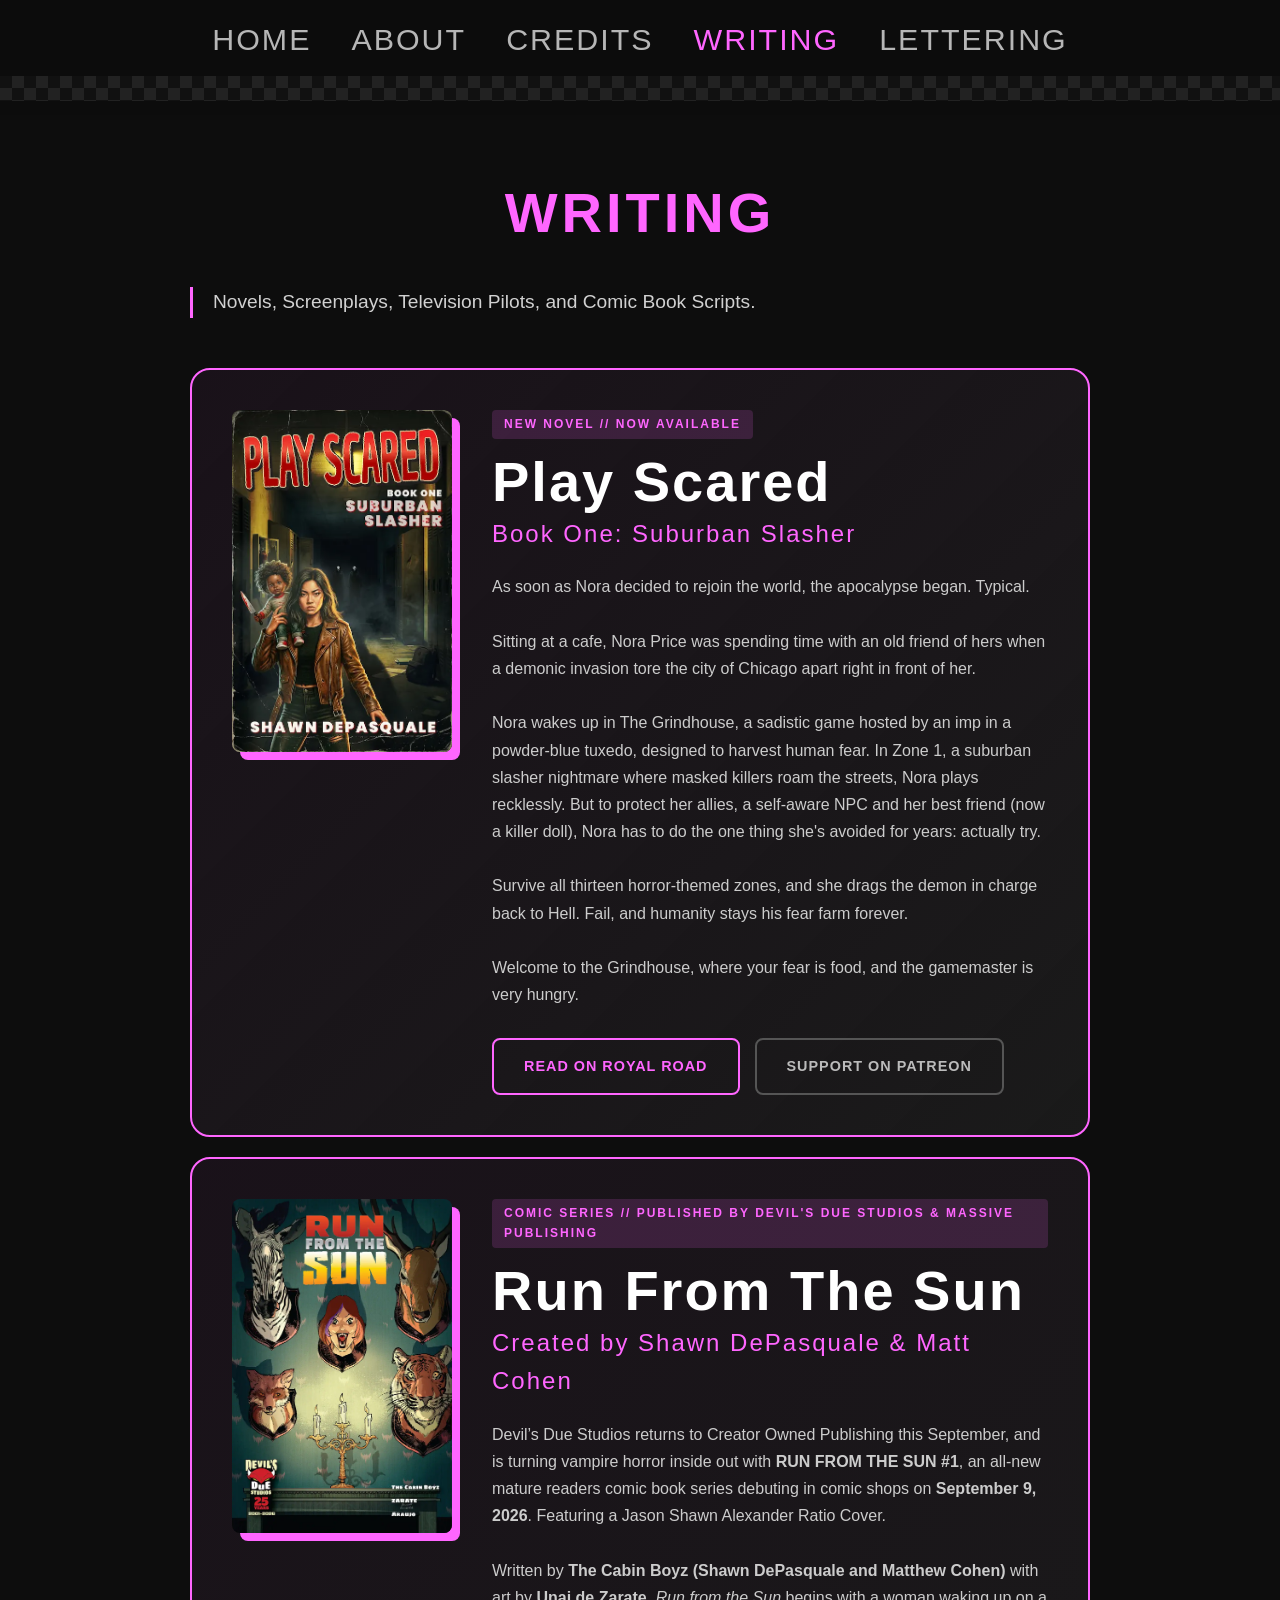
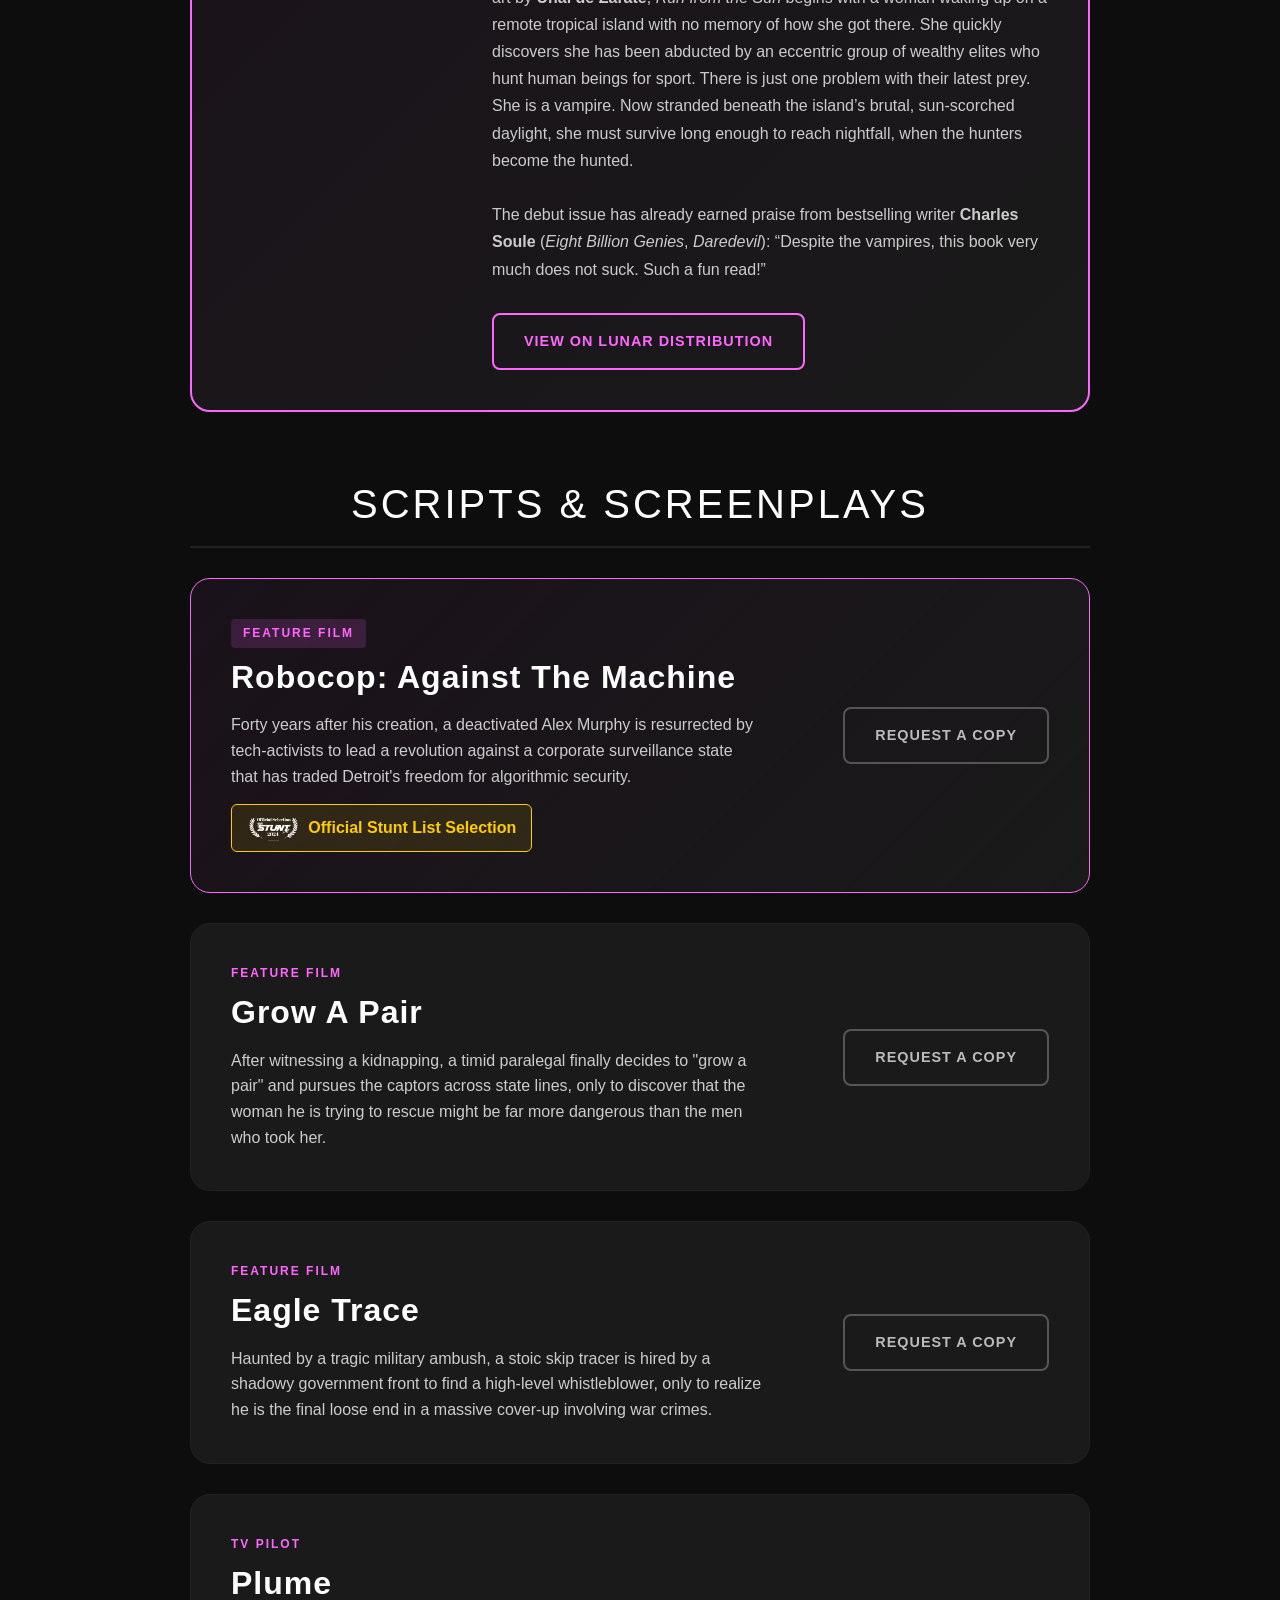
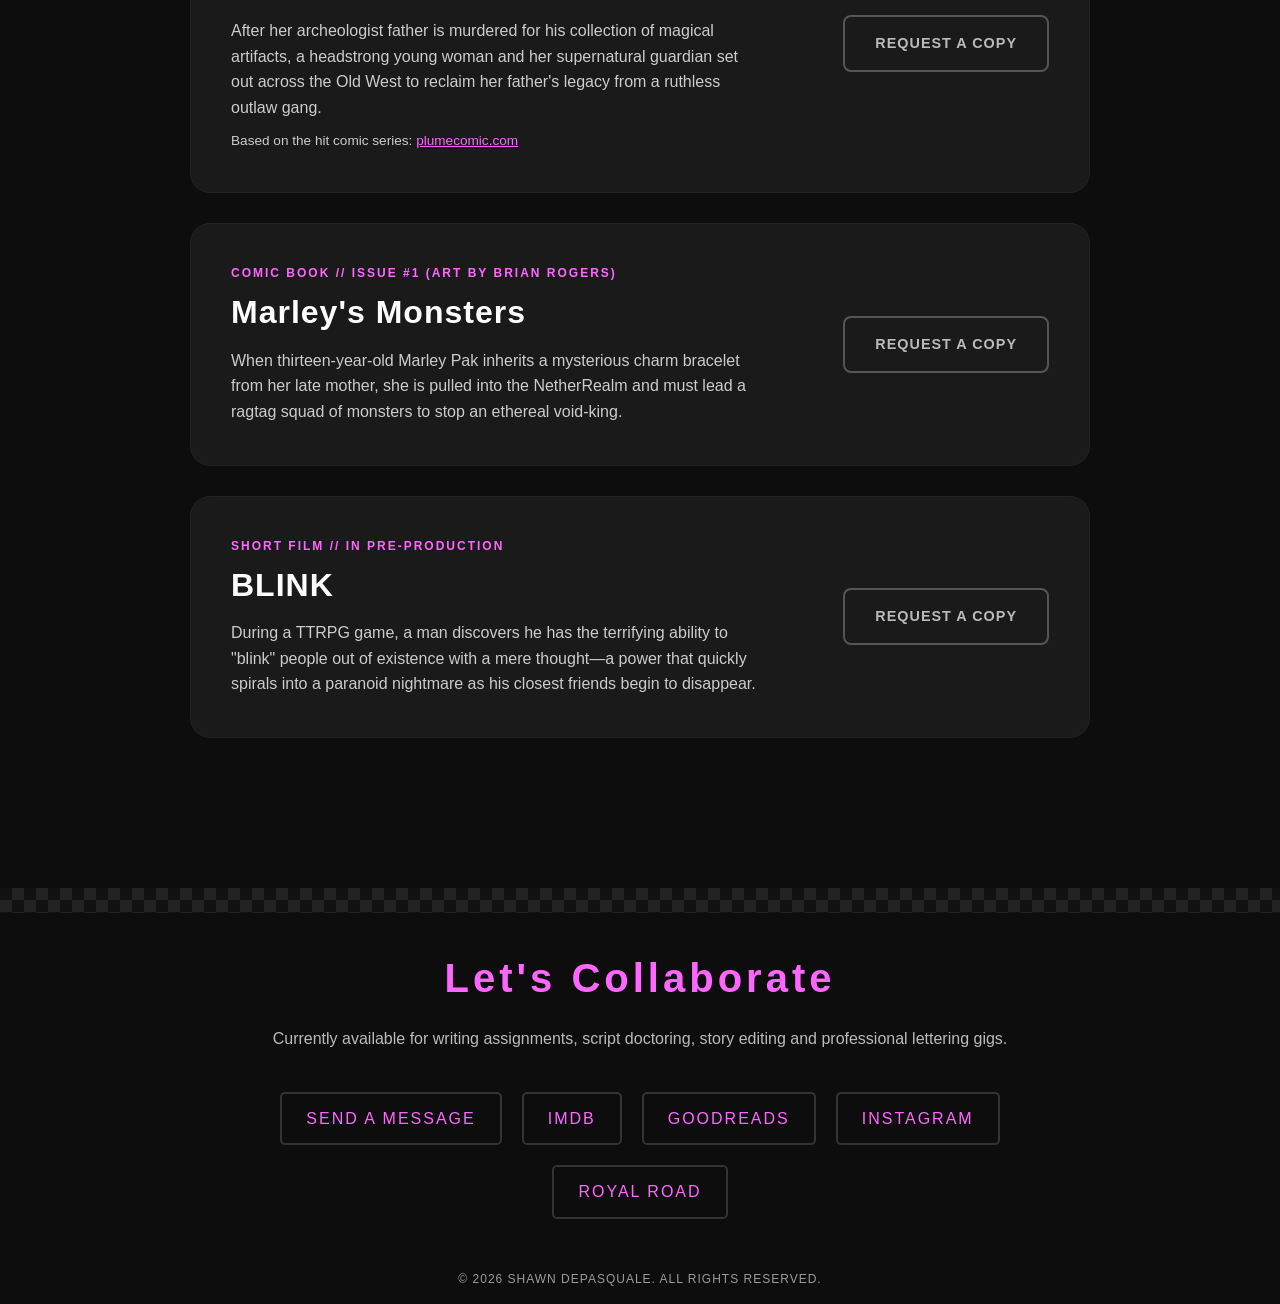
<file: writing.html>
<!DOCTYPE html>
<html lang="en">
<head>
    <meta charset="UTF-8">
    <meta http-equiv="Content-Security-Policy" content="default-src 'self'; script-src 'self' 'unsafe-inline'; style-src 'self' 'unsafe-inline' https://fonts.googleapis.com; font-src https://fonts.gstatic.com; frame-src https://www.youtube-nocookie.com https://www.youtube.com https://docs.google.com; img-src 'self' https://img.youtube.com data:; connect-src 'self'">
    <meta name="viewport" content="width=device-width, initial-scale=1.0">
    <title>Writing Portfolio | Shawn DePasquale</title>
    
    <meta name="description" content="Screenwriting and comic book writing portfolio of Shawn DePasquale. Read samples including 'Robocop: Against The Machine' (Official Stunt List), 'Marley's Monsters', feature films, TV pilots, and more. Available for screenwriting assignments.">

    <meta property="og:type" content="website">
    <meta property="og:url" content="https://shawndepasquale.com/writing.html">
    <meta property="og:title" content="Writing Portfolio | Shawn DePasquale">
    <meta property="og:description" content="Read samples of my work, including 'Galaxys' For Hire', 'Immortality Manor', and screenplays available for option.">
    <meta property="og:image" content="https://shawndepasquale.com/banner.png">

    <meta name="twitter:card" content="summary_large_image">
    <meta name="twitter:url" content="https://shawndepasquale.com/writing.html">
    <meta name="twitter:title" content="Writing Portfolio | Shawn DePasquale">
    <meta name="twitter:description" content="Comic books, TTRPGs, and Screenplays. Explore the writing portfolio of Shawn DePasquale.">
    <meta name="twitter:image" content="https://shawndepasquale.com/banner.png">
    
    <link rel="canonical" href="https://shawndepasquale.com/writing.html">
    
    <link rel="icon" type="image/png" href="./favicon.png">
    
    <link rel="preconnect" href="https://fonts.googleapis.com">
    <link rel="preconnect" href="https://fonts.gstatic.com" crossorigin>
    <link href="https://fonts.googleapis.com/css2?family=Bebas+Neue&display=swap" rel="stylesheet">
    <link rel="stylesheet" href="./style.css">

    <script type="application/ld+json">
    {
      "@context": "https://schema.org",
      "@type": "Person",
      "name": "Shawn DePasquale",
      "url": "https://shawndepasquale.com",
      "image": "https://shawndepasquale.com/banner.png",
      "sameAs": [
        "https://www.imdb.com/name/nm4267249/",
        "https://www.goodreads.com/author/show/6082925.Shawn_DePasquale",
        "https://screenrant.com/author/sdepas/",
        "https://bunnyears.com/author/bunnyears-sdp/",
        "https://bsky.app/profile/shawnwrites.bsky.social",
        "https://www.linkedin.com/in/shawndepasquale/",
        "https://www.instagram.com/shawnwrites/"
      ],
      "jobTitle": ["Screenwriter", "Comic Book Writer", "Editor", "Letterer", "Producer"],
      "worksFor": [
        { "@type": "Organization", "name": "Screen Rant" },
        { "@type": "Organization", "name": "Image Comics" },
        { "@type": "Organization", "name": "IDW Publishing" }
      ],
      "knowsAbout": ["Screenwriting", "Comic Books", "Comic Book Lettering", "Film Production", "Television Production", "TTRPG", "Story Editing"],
      "alumniOf": {
        "@type": "Organization",
        "name": "BunnyEars.com"
      },
      "colleague": [
        {
          "@type": "Person",
          "name": "Macaulay Culkin"
        },
        {
          "@type": "Person",
          "name": "Charles Soule"
        }
      ],
      "workExample": [
        {
          "@type": "CreativeWork",
          "name": "Home Alone Again with the Google Assistant",
          "description": "Google commercial reunion of Home Alone",
          "url": "https://www.youtube.com/watch?v=-lfHXKbsMLE",
          "creator": {
            "@type": "Organization",
            "name": "Google"
          },
          "contributor": [
            {
              "@type": "Person",
              "name": "Shawn DePasquale"
            },
            {
              "@type": "Person",
              "name": "Macaulay Culkin"
            }
          ]
        },
        {
          "@type": "Book",
          "name": "Trailer Park Boys: Countdown to Liquor Day",
          "author": {
            "@type": "Person",
            "name": "Shawn DePasquale"
          },
          "publisher": {
            "@type": "Organization",
            "name": "IDW Publishing"
          }
        },
        {
          "@type": "Book",
          "name": "Play Scared",
          "author": {
            "@type": "Person",
            "name": "Shawn DePasquale"
          },
          "url": "https://www.royalroad.com/fiction/159145/play-scared-a-litrpg-horrorcomedy-female-lead",
          "description": "LITRPG horror-comedy novel available on Royal Road",
          "inLanguage": "en",
          "genre": ["LITRPG", "Horror", "Comedy"]
        },
        {
          "@type": "ComicSeries",
          "name": "Run From The Sun",
          "creator": [
            {
              "@type": "Person",
              "name": "Shawn DePasquale"
            },
            {
              "@type": "Person",
              "name": "Matt Cohen"
            }
          ],
          "author": {
            "@type": "Organization",
            "name": "The Cabin Boyz"
          },
          "publisher": [
            {
              "@type": "Organization",
              "name": "Devil's Due Studios"
            },
            {
              "@type": "Organization",
              "name": "Massive Publishing"
            }
          ],
          "url": "https://lunardistribution.com/home/search?term=Run+From+The+Sun",
          "description": "Three-issue comic series credited to The Cabin Boyz, created by Shawn DePasquale and Matt Cohen",
          "inLanguage": "en",
          "genre": "Comic"
        }
      ]
    }
    </script>
</head>
<body class="page-writing">

    <nav class="main-nav">
        <ul class="nav-container">
            <li><a href="/">Home</a></li>
            <li><a href="about.html">About</a></li>
            <li><a href="credits.html">Credits</a></li>
            <li><a href="writing.html" class="active">Writing</a></li>
            <li><a href="lettering.html">Lettering</a></li>
        </ul>
        <div class="ska-separator"></div>
    </nav>

    <main>
        <div class="container">
            <h1>Writing</h1>
            <p class="intro">Novels, Screenplays, Television Pilots, and Comic Book Scripts.</p>

            <div class="novel-feature">
                <img src="./covers/Play Scared Book One Title_RR.webp" alt="Play Scared: Book One — Suburban Slasher" class="novel-cover">
                <div class="novel-info">
                    <span class="novel-label">New Novel // Now Available</span>
                    <h2 class="novel-title">Play Scared</h2>
                    <p class="novel-subtitle">Book One: Suburban Slasher</p>
                    <p class="novel-blurb">As soon as Nora decided to rejoin the world, the apocalypse began. Typical.<br><br>Sitting at a cafe, Nora Price was spending time with an old friend of hers when a demonic invasion tore the city of Chicago apart right in front of her.<br><br>Nora wakes up in The Grindhouse, a sadistic game hosted by an imp in a powder-blue tuxedo, designed to harvest human fear. In Zone 1, a suburban slasher nightmare where masked killers roam the streets, Nora plays recklessly. But to protect her allies, a self-aware NPC and her best friend (now a killer doll), Nora has to do the one thing she's avoided for years: actually try.<br><br>Survive all thirteen horror-themed zones, and she drags the demon in charge back to Hell. Fail, and humanity stays his fear farm forever.<br><br>Welcome to the Grindhouse, where your fear is food, and the gamemaster is very hungry.</p>
                    <div class="novel-btns">
                        <a href="https://www.royalroad.com/fiction/159145/play-scared-book-one-suburban-slasher" target="_blank" rel="noopener noreferrer" class="read-btn">Read on Royal Road</a>
                        <a href="#" class="read-btn novel-patreon-btn" title="Patreon coming soon">Support on Patreon</a>
                    </div>
                </div>
            </div>

            <div class="novel-feature">
                <img src="./RFTS_Art/RFTS_Cover01.webp" alt="Run From The Sun cover" class="novel-cover">
                <div class="novel-info">
                    <span class="novel-label">Comic Series // Published by Devil's Due Studios & Massive Publishing</span>
                    <h2 class="novel-title">Run From The Sun</h2>
                    <p class="novel-subtitle">Created by Shawn DePasquale & Matt Cohen</p>
                    <p class="novel-blurb">Devil’s Due Studios returns to Creator Owned Publishing this September, and is turning vampire horror inside out with <strong>RUN FROM THE SUN #1</strong>, an all-new mature readers comic book series debuting in comic shops on <strong>September 9, 2026</strong>. Featuring a Jason Shawn Alexander Ratio Cover.<br><br>Written by <strong>The Cabin Boyz (Shawn DePasquale and Matthew Cohen)</strong> with art by <strong>Unai de Zarate</strong>, <em>Run from the Sun</em> begins with a woman waking up on a remote tropical island with no memory of how she got there. She quickly discovers she has been abducted by an eccentric group of wealthy elites who hunt human beings for sport. There is just one problem with their latest prey. She is a vampire. Now stranded beneath the island’s brutal, sun-scorched daylight, she must survive long enough to reach nightfall, when the hunters become the hunted.<br><br>The debut issue has already earned praise from bestselling writer <strong>Charles Soule</strong> (<em>Eight Billion Genies</em>, <em>Daredevil</em>): “Despite the vampires, this book very much does not suck. Such a fun read!”</p>
                    <div class="novel-btns">
                        <a href="https://lunardistribution.com/home/search?term=Run+From+The+Sun" target="_blank" rel="noopener noreferrer" class="read-btn">View on Lunar Distribution</a>
                    </div>
                </div>
            </div>

            <div class="section-header">Scripts & Screenplays</div>

            <div class="script-card featured">
                <div class="script-info">
                    <span class="script-type">Feature Film</span>
                    <h2>Robocop: Against The Machine</h2>
                    <p>Forty years after his creation, a deactivated Alex Murphy is resurrected by tech-activists to lead a revolution against a corporate surveillance state that has traded Detroit's freedom for algorithmic security.</p>
                    
                    <div class="stunt-list-badge">
                        <img src="Stunt_List_Transparent_Laurel.png" alt="Official Stunt List Laurel">
                        <a href="https://www.officialstuntlist.com/stunt-list-s3/robocop-against-the-machine" target="_blank" rel="noopener noreferrer">Official Stunt List Selection</a>
                    </div>
                </div>
                <a href="contact.html" class="read-btn request-btn" aria-label="Request a copy of Robocop: Against The Machine via the contact page">Request a Copy</a>
            </div>

            <div class="script-card">
                <div class="script-info">
                    <span class="script-type">Feature Film</span>
                    <h2>Grow A Pair</h2>
                    <p>After witnessing a kidnapping, a timid paralegal finally decides to "grow a pair" and pursues the captors across state lines, only to discover that the woman he is trying to rescue might be far more dangerous than the men who took her.</p>
                </div>
                <a href="contact.html" class="read-btn request-btn" aria-label="Request a copy of Grow A Pair via the contact page">Request a Copy</a>
            </div>

            <div class="script-card">
                <div class="script-info">
                    <span class="script-type">Feature Film</span>
                    <h2>Eagle Trace</h2>
                    <p>Haunted by a tragic military ambush, a stoic skip tracer is hired by a shadowy government front to find a high-level whistleblower, only to realize he is the final loose end in a massive cover-up involving war crimes.</p>
                </div>
                <a href="contact.html" class="read-btn request-btn" aria-label="Request a copy of Eagle Trace via the contact page">Request a Copy</a>
            </div>

            <div class="script-card">
                <div class="script-info">
                    <span class="script-type">TV Pilot</span>
                    <h2>Plume</h2>
                    <p>After her archeologist father is murdered for his collection of magical artifacts, a headstrong young woman and her supernatural guardian set out across the Old West to reclaim her father's legacy from a ruthless outlaw gang.</p>
                    
                    <div class="meta-note">
                        Based on the hit comic series: <a href="http://plumecomic.com" target="_blank" rel="noopener noreferrer">plumecomic.com</a>
                    </div>
                </div>
                <a href="contact.html" class="read-btn request-btn" aria-label="Request a copy of the Plume pilot script via the contact page">Request a Copy</a>
            </div>

            <div class="script-card">
                <div class="script-info">
                    <span class="script-type">Comic Book // Issue #1 (Art by Brian Rogers)</span>
                    <h2>Marley's Monsters</h2>
                    <p>When thirteen-year-old Marley Pak inherits a mysterious charm bracelet from her late mother, she is pulled into the NetherRealm and must lead a ragtag squad of monsters to stop an ethereal void-king.</p>
                </div>
                <a href="contact.html" class="read-btn request-btn" aria-label="Request a copy of the Marley's Monsters comic script via the contact page">Request a Copy</a>
            </div>

            <div class="script-card">
                <div class="script-info">
                    <span class="script-type">Short Film // In Pre-Production</span>
                    <h2>BLINK</h2>
                    <p>During a TTRPG game, a man discovers he has the terrifying ability to "blink" people out of existence with a mere thought—a power that quickly spirals into a paranoid nightmare as his closest friends begin to disappear.</p>
                </div>
                <a href="contact.html" class="read-btn request-btn" aria-label="Request the script for BLINK via the contact page">Request a Copy</a>
            </div>

        </div>
    </main>

    <footer>
        <div class="ska-separator section-spacing-lg"></div>
        <div class="footer-container">
            <h2>Let's Collaborate</h2>
            <p class="contact-intro">Currently available for writing assignments, script doctoring, story editing and professional lettering gigs.</p>
            <div class="contact-links">
                <a href="contact.html" class="contact-btn">Send a Message</a>
                <a href="https://www.imdb.com/name/nm4267249/" target="_blank" rel="noopener noreferrer" class="contact-btn">IMDb</a>
                <a href="https://www.goodreads.com/author/show/6082925.Shawn_DePasquale" target="_blank" rel="noopener noreferrer" class="contact-btn">Goodreads</a>
                <a href="https://instagram.com/shawnwrites" target="_blank" rel="noopener noreferrer" class="contact-btn">Instagram</a>
                <a href="https://www.royalroad.com/profile/807807/fictions" target="_blank" rel="noopener noreferrer" class="contact-btn">Royal Road</a>
            </div>
            <p class="copyright">
                &copy; 2026 Shawn DePasquale. All Rights Reserved.
            </p>
        </div>
    </footer>

</body>
</html>
</file>
<file: style.css>
/* ===================================================================
   STYLE.CSS  —  Shawn DePasquale Portfolio
   =================================================================== */

/* ------------------------------------------------------------------
   1. DESIGN TOKENS
   ------------------------------------------------------------------ */
:root {
    --bg: #0d0d0d;
    --accent: #ff66ff;
    --text: #ffffff;
    --card: #1a1a1a;
    --award: #ffcc00;
}

/* Pages that use the muted text color */
body.page-home,
body.page-credits {
    --text: #d1d1d1;
}

/* ------------------------------------------------------------------
   2. SHARED BASE
   ------------------------------------------------------------------ */
body {
    background-color: var(--bg);
    color: var(--text);
    font-family: 'Helvetica Neue', Arial, sans-serif;
    margin: 0;
    padding-top: 90px;
    line-height: 1.6;
    text-align: center;
    overflow-x: hidden;
}

/* ------------------------------------------------------------------
   3. NAVIGATION
   ------------------------------------------------------------------ */
nav.main-nav {
    position: fixed;
    top: 0;
    width: 100%;
    z-index: 1000;
    background: rgba(13, 13, 13, 0.95);
    backdrop-filter: blur(10px);
    padding-top: 15px;
    padding-bottom: 0;
}

.nav-container {
    max-width: 1100px;
    margin: 0 auto;
    display: flex;
    justify-content: center;
    gap: 40px;
    list-style: none;
    padding: 0 0 6px 0;
}

.nav-container li {
    display: inline;
}

.nav-container a {
    color: var(--text);
    text-decoration: none;
    text-transform: uppercase;
    font-family: 'Bebas Neue', sans-serif;
    font-size: 1.9rem;
    letter-spacing: 2px;
    transition: 0.2s;
    opacity: 0.7;
}

.nav-container a:hover,
.nav-container a.active {
    color: var(--accent);
    opacity: 1;
}

/* ------------------------------------------------------------------
   4. SKA CHECKERBOARD SEPARATOR
   ------------------------------------------------------------------ */
.ska-separator {
    height: 25px;
    width: 100%;
    background-image:
        linear-gradient(45deg, #222 25%, transparent 25%),
        linear-gradient(-45deg, #222 25%, transparent 25%),
        linear-gradient(45deg, transparent 75%, #222 75%),
        linear-gradient(-45deg, transparent 75%, #222 75%);
    background-color: #111;
    background-size: 24px 24px;
    background-position: 0 0, 0 12px, 12px -12px, -12px 0px;
    border: none;
    margin: 6px 0 14px 0;
}

/* ------------------------------------------------------------------
   5. SHARED FOOTER
   ------------------------------------------------------------------ */
footer {
    margin-top: 0;
    padding: 0;
    text-align: center;
}

.footer-container {
    max-width: 800px;
    margin: 0 auto;
}

footer h2 {
    color: var(--accent);
    font-family: 'Bebas Neue', sans-serif;
    font-size: 2.5rem;
    letter-spacing: 4px;
    margin-bottom: 15px;
}

.contact-intro {
    color: #bbb;
    font-family: 'Helvetica Neue', Arial, sans-serif;
    font-size: 1rem;
    margin-bottom: 40px;
}

.contact-links {
    display: flex;
    justify-content: center;
    gap: 20px;
    flex-wrap: wrap;
}

.contact-btn {
    color: var(--accent);
    text-decoration: none;
    font-family: 'Bebas Neue', sans-serif;
    text-transform: uppercase;
    letter-spacing: 2px;
    font-size: 1rem;
    padding: 12px 24px;
    border: 2px solid #333;
    border-radius: 5px;
    transition: 0.2s;
    display: inline-block;
    box-sizing: border-box;
}

.contact-btn:hover {
    border-color: var(--accent);
    color: #000;
    background: var(--accent);
    transform: translate(-2px, -2px);
    box-shadow: 4px 4px 0px #fff;
}

.copyright {
    margin-top: 51px;
    margin-bottom: 15px;
    font-size: 0.75rem;
    color: #9b9b9b;
    text-transform: uppercase;
    letter-spacing: 1px;
}

/* ------------------------------------------------------------------
   6. SHARED UTILITIES
   ------------------------------------------------------------------ */
.section-spacing-lg {
    margin-top: 80px;
}

.visually-hidden {
    position: absolute;
    width: 1px;
    height: 1px;
    margin: -1px;
    padding: 0;
    overflow: hidden;
    clip: rect(0, 0, 0, 0);
    white-space: nowrap;
    border: 0;
}

.inline-link {
    color: var(--accent);
    text-decoration: none;
}

.inline-link:hover {
    text-decoration: underline;
}

/* Shared intro block — lettering, writing, credits */
.intro {
    color: #d1d1d1;
    margin-bottom: 50px;
    font-size: 1.2rem;
    border-left: 3px solid var(--accent);
    padding-left: 20px;
    text-align: left;
}

/* ------------------------------------------------------------------
   7. SHARED RESPONSIVE
   ------------------------------------------------------------------ */
@media (max-width: 768px) {
    footer h2 { font-size: 1.5rem; }
    .contact-btn { width: 100%; }
    .nav-container { gap: 20px; }
    .nav-container a { font-size: 1.1rem; }
}


/* ==================================================================
   PAGE: HOME  (body.page-home)
   ================================================================== */

.hero-intro {
    max-width: 760px;
    margin: 0 auto 22px auto;
    padding: 20px 20px 12px 20px;
    text-align: center;
}

.hero-eyebrow {
    color: var(--accent);
    text-transform: uppercase;
    letter-spacing: 0.45em;
    font-size: 0.95rem;
    margin: 10px auto 10px auto;
    font-weight: 800;
}

.hero-intro h2 {
    font-family: 'Bebas Neue', sans-serif;
    font-size: 4.4rem;
    letter-spacing: 0.14em;
    margin: 0 0 0px 0;
    color: var(--text);
    text-shadow: 2px 2px 15px rgba(255,102,255,0.08);
}

.hero-tagline {
    font-size: 1.1rem;
    line-height: 1.6;
    color: #ddd;
    margin: 0 auto 6px auto;
    max-width: 720px;
}

.hero-description {
    font-size: 1.12rem;
    line-height: 1.75;
    color: #ccc;
    margin: 0 auto 12px auto;
    max-width: 680px;
}

.short-bio {
    max-width: 763px;
    margin: 0 auto 20px auto;
    padding: 0 20px;
    text-align: center;
}

.short-bio p {
    font-size: 1.2rem;
    line-height: 1.8;
    color: #bbb;
}

.short-bio strong {
    color: var(--accent);
}

.bio-link {
    display: inline-block;
    margin-top: 10px;
    color: var(--text);
    text-decoration: none;
    font-family: 'Bebas Neue', sans-serif;
    font-size: 1.2rem;
    letter-spacing: 2px;
    border-bottom: 2px solid var(--accent);
    padding-bottom: 5px;
    transition: 0.3s;
}

.bio-link:hover {
    color: var(--accent);
}

.gateway-grid {
    display: grid;
    grid-template-columns: 1fr 1fr;
    gap: 20px;
    max-width: 1100px;
    margin: 0 auto;
    padding: 8px 20px 12px 20px;
}

.gateway-card {
    position: relative;
    height: 500px;
    border-radius: 8px;
    overflow: hidden;
    text-decoration: none;
    transition: transform 0.3s ease, box-shadow 0.3s ease;
    border: 2px solid #222;
    background-color: #000;
}

.gateway-card.featured-card {
    height: 420px;
}

.gateway-card.secondary-card {
    height: 200px;
}

.gateway-card:hover {
    transform: translate(-3px, -3px);
    box-shadow: 8px 8px 0px var(--accent);
    border-color: var(--accent);
}

.lettering-bg,
.writing-bg,
.play-scared-bg {
    height: 100%;
    width: 100%;
    background-size: cover;
    background-position: center;
    transition: transform 0.6s ease;
    position: absolute;
    top: 0;
    left: 0;
}

.lettering-bg {
    background-image: linear-gradient(rgba(0,0,0,0.7), rgba(0,0,0,0.7)), url('letteringsamples/GFH_Sample3.webp');
}

.writing-bg {
    background-image: linear-gradient(rgba(0,0,0,0.7), rgba(0,0,0,0.7)), url('covers/cover-immortality.jpg');
}

.play-scared-bg {
    background-image: linear-gradient(rgba(0,0,0,0.5), rgba(0,0,0,0.5)), url('covers/Play Scared Book One Title_RR.webp');
}

.gateway-card:hover .lettering-bg {
    transform: scale(1.05);
    background-image: linear-gradient(rgba(0,0,0,0.4), rgba(0,0,0,0.4)), url('letteringsamples/GFH_Sample3.webp');
}

.gateway-card:hover .writing-bg {
    transform: scale(1.05);
    background-image: linear-gradient(rgba(0,0,0,0.4), rgba(0,0,0,0.4)), url('covers/Play Scared Book One Title_RR.webp');
}

.gateway-card:hover .play-scared-bg {
    transform: scale(1.05);
    background-image: linear-gradient(rgba(0,0,0,0.3), rgba(0,0,0,0.3)), url('covers/Play Scared Book One Title_RR.webp');
}

/* RFTS Carousel */
.rfts-carousel-item {
    position: absolute;
    width: 100%;
    height: 100%;
    background-size: cover;
    background-position: center;
    opacity: 0;
    animation: carousel-fade 8s infinite;
}

.rfts-carousel-1 {
    background-image: linear-gradient(rgba(0,0,0,0.5), rgba(0,0,0,0.5)), url('RFTS_Art/RFTS_Cover04.webp');
    animation-delay: 0s;
}

.rfts-carousel-2 {
    background-image: linear-gradient(rgba(0,0,0,0.5), rgba(0,0,0,0.5)), url('RFTS_Art/RFTS_Cover01.webp');
    animation-delay: 2s;
}

.rfts-carousel-3 {
    background-image: linear-gradient(rgba(0,0,0,0.5), rgba(0,0,0,0.5)), url('RFTS_Art/RFTS_Cover02.webp');
    animation-delay: 4s;
}

.rfts-carousel-4 {
    background-image: linear-gradient(rgba(0,0,0,0.5), rgba(0,0,0,0.5)), url('RFTS_Art/RFTS_Cover03.webp');
    animation-delay: 6s;
}

@keyframes carousel-fade {
    0%, 100% { opacity: 0; }
    25%, 50% { opacity: 1; }
}

.card-content {
    position: absolute;
    bottom: 40px;
    left: 0;
    right: 0;
    padding: 20px;
    pointer-events: none;
    z-index: 2;
}

.card-content h2 {
    font-family: 'Bebas Neue', sans-serif;
    font-size: 3rem;
    margin: 0;
    text-transform: uppercase;
    letter-spacing: 2px;
    font-weight: 400;
    color: var(--accent);
    text-shadow: 2px 2px 4px rgba(0,0,0,0.7);
}

.card-content p {
    font-size: 1.1rem;
    color: var(--accent);
    text-transform: uppercase;
    letter-spacing: 4px;
    margin-top: 10px;
    text-shadow: 1px 1px 3px rgba(0,0,0,0.7);
}

.gateway-card.secondary-card .card-content h2 {
    font-size: 2.2rem;
}

.gateway-card.secondary-card .card-content p {
    font-size: 0.85rem;
    letter-spacing: 2px;
}

.special-feature-link {
    font-family: 'Bebas Neue', sans-serif;
    color: #ff3131;
    font-size: 1.5rem;
    font-weight: bold;
    text-decoration: none;
    text-transform: uppercase;
    letter-spacing: 1px;
    border-bottom: 2px;
    transition: 0.3s;
}

.special-feature-link:hover {
    color: #fff;
    border-bottom-color: #fff;
}

.rlm-feature-spacing {
    margin-top: 50px;
    margin-bottom: 20px;
}

@media (max-width: 768px) {
    .gateway-grid { grid-template-columns: 1fr; }
    .gateway-card { height: 350px; }
}


/* ==================================================================
   PAGE: ABOUT  (body.page-about)
   ================================================================== */

body.page-about {
    font-size: 1.2rem;
    line-height: 1.8;
    color: #bbb;
}

.about-container {
    max-width: 900px;
    margin: 0 auto;
    padding: 40px 20px;
    text-align: left;
}

.about-container h1 {
    font-family: 'Bebas Neue', sans-serif;
    font-size: 3.5rem;
    text-transform: uppercase;
    letter-spacing: 4px;
    margin-bottom: 30px;
    color: var(--accent);
}

.bio-flex {
    display: flex;
    gap: 40px;
    align-items: flex-start;
    margin-bottom: 40px;
}

.headshot {
    width: 400px;
    height: auto;
    border-radius: 15px;
    border: 1px solid #333;
    box-shadow: 0 10px 30px rgba(0,0,0,0.5);
    flex-shrink: 0;
}

.action-shot-container {
    width: 100%;
    text-align: center;
    margin: 40px 0;
}

.action-shot {
    width: 100%;
    max-width: 800px;
    height: auto;
    max-height: 500px;
    object-fit: cover;
    object-position: center 15%;
    border-radius: 15px;
    border: 1px solid #333;
}

.bio-text p {
    font-size: 1.2rem;
    color: #d1d1d1;
    margin-bottom: 25px;
}

.bio-text strong {
    color: #ff66ff;
}

.ska-highlight {
    color: var(--accent);
    font-weight: bold;
    border-bottom: 1px dashed var(--accent);
}

.highlights-grid {
    display: grid;
    grid-template-columns: 1fr 1fr;
    gap: 20px;
    margin-top: 50px;
}

.highlight-card {
    background: var(--card);
    padding: 30px;
    border-radius: 15px;
    border: 1px solid #222;
}

.highlight-card h2 {
    font-family: 'Bebas Neue', sans-serif;
    color: var(--accent);
    text-transform: uppercase;
    letter-spacing: 2px;
    font-size: 1.5rem;
    margin-top: 0;
    margin-bottom: 10px;
}

@media (max-width: 768px) {
    .bio-flex { flex-direction: column; }
    .headshot { width: 100%; }
    .highlights-grid { grid-template-columns: 1fr; }
}


/* ==================================================================
   PAGE: LETTERING  (body.page-lettering)
   ================================================================== */

.page-lettering .container {
    max-width: 1100px;
    margin: 0 auto;
    padding: 0 20px 60px 20px;
    text-align: center;
}

.page-lettering .container h1 {
    font-family: 'Bebas Neue', sans-serif;
    font-size: 3.5rem;
    text-transform: uppercase;
    letter-spacing: 4px;
    margin-bottom: 30px;
    color: var(--accent);
    text-align: center;
}

.page-lettering .footer-container {
    padding: 40px 20px;
}

/* --- Project Grid --- */
.project-grid {
    display: grid;
    grid-template-columns: repeat(3, 1fr);
    gap: 30px;
    margin-bottom: 80px;
    padding: 20px 0;
}

.project-tile {
    background: transparent;
    border: none;
    padding: 16px 16px 20px;
    text-align: center;
    cursor: pointer;
    outline: none;
}

.project-tile.no-images {
    cursor: default;
    opacity: 0.45;
}

.project-tile.no-images:hover,
.project-tile.no-images:focus-visible {
    transform: none;
}

.project-thumb-wrap {
    width: 200px;
    height: 200px;
    margin: 0 auto 16px;
    border-radius: 50%;
    overflow: hidden;
    border: 2px solid #333;
    transition: border-color 0.2s, transform 0.2s, box-shadow 0.2s;
}

.project-tile:hover .project-thumb-wrap,
.project-tile:focus-visible .project-thumb-wrap {
    border-color: var(--accent);
    transform: scale(1.05);
    box-shadow: 0 8px 24px rgba(255, 102, 255, 0.25);
}

.project-thumb {
    width: 100%;
    height: 100%;
    object-fit: cover;
    display: block;
}

.project-title {
    font-family: 'Bebas Neue', sans-serif;
    font-size: 1.25rem;
    letter-spacing: 2px;
    color: var(--text);
    margin: 0;
    text-transform: uppercase;
    line-height: 1.2;
}

.project-coming-soon {
    font-size: 0.7rem;
    color: #555;
    text-transform: uppercase;
    letter-spacing: 1px;
    margin: 6px 0 0;
}

.placeholder-circle {
    width: 200px;
    height: 200px;
    margin: 0 auto 16px;
    border-radius: 50%;
    border: 2px dashed #3a3a3a;
    display: flex;
    align-items: center;
    justify-content: center;
    color: #3a3a3a;
    font-size: 2.5rem;
    font-family: 'Bebas Neue', sans-serif;
}

/* --- Lightbox Dialog --- */
#lightbox {
    background: var(--card);
    border: 1px solid #333;
    border-radius: 12px;
    padding: 0;
    max-width: 92vw;
    max-height: 95vh;
    width: auto;
    color: var(--text);
}

#lightbox::backdrop {
    background: rgba(0, 0, 0, 0.88);
}

.lightbox-header {
    display: flex;
    justify-content: space-between;
    align-items: center;
    padding: 14px 20px;
    border-bottom: 1px solid #2a2a2a;
}

.lightbox-title-text {
    font-family: 'Bebas Neue', sans-serif;
    font-size: 1.4rem;
    letter-spacing: 2px;
    color: var(--accent);
    margin: 0;
}

.lightbox-close {
    background: none;
    border: none;
    color: #888;
    font-size: 2rem;
    line-height: 1;
    cursor: pointer;
    padding: 0 4px;
    transition: color 0.2s;
}

.lightbox-close:hover {
    color: var(--accent);
}

.lightbox-body {
    padding: 20px;
    display: flex;
    flex-direction: column;
    align-items: center;
    gap: 16px;
}

#lightbox-img {
    max-height: 68vh;
    max-width: calc(92vw - 40px);
    object-fit: contain;
    display: block;
    border-radius: 4px;
}

.lightbox-nav {
    display: flex;
    align-items: center;
    gap: 20px;
}

.lb-btn {
    background: none;
    border: 2px solid #444;
    color: var(--text);
    font-size: 1.3rem;
    padding: 6px 16px;
    border-radius: 6px;
    cursor: pointer;
    transition: border-color 0.2s, color 0.2s;
    font-family: 'Helvetica Neue', Arial, sans-serif;
}

.lb-btn:hover {
    border-color: var(--accent);
    color: var(--accent);
}

.lb-btn:disabled {
    opacity: 0.25;
    cursor: default;
}

.lb-btn:disabled:hover {
    border-color: #444;
    color: var(--text);
}

#lb-counter {
    color: #888;
    font-size: 0.9rem;
    min-width: 55px;
    text-align: center;
}

/* --- Credits Section --- */
.credits-section {
    background: var(--card);
    padding: 40px;
    border-radius: 20px;
    text-align: left;
    border: 1px solid #222;
}

.credits-section h2 {
    font-family: 'Bebas Neue', sans-serif;
    font-size: 2rem;
    letter-spacing: 2px;
}

.credits-grid {
    display: grid;
    grid-template-columns: 1fr 1fr;
    gap: 40px;
    margin-top: 20px;
}

.credits-column h3 {
    font-family: 'Bebas Neue', sans-serif;
    border-bottom: 2px solid var(--accent);
    padding-bottom: 10px;
    text-transform: uppercase;
    letter-spacing: 2px;
}

.credits-list {
    list-style: none;
    padding: 0;
}

.credits-list li {
    margin-bottom: 12px;
    padding-bottom: 12px;
    border-bottom: 1px solid #333;
    display: flex;
    justify-content: space-between;
    align-items: center;
}

.work-title {
    font-weight: bold;
    color: #eee;
    padding-right: 10px;
}

.publisher {
    color: var(--accent);
    font-size: 0.8rem;
    text-transform: uppercase;
    white-space: nowrap;
}

@media (max-width: 900px) {
    .project-grid { grid-template-columns: repeat(2, 1fr); }
    .credits-grid { grid-template-columns: 1fr; gap: 20px; }
}

@media (max-width: 600px) {
    .project-grid { grid-template-columns: 1fr; }
}


/* ==================================================================
   PAGE: WRITING  (body.page-writing)
   ================================================================== */

.page-writing .container {
    max-width: 900px;
    margin: 0 auto;
    padding: 40px 20px;
}

.page-writing .container h1 {
    font-family: 'Bebas Neue', sans-serif;
    font-size: 3.5rem;
    text-transform: uppercase;
    letter-spacing: 4px;
    margin-bottom: 30px;
    color: var(--accent);
    text-align: center;
}

.script-card {
    background: var(--card);
    border: 1px solid #222;
    padding: 40px;
    border-radius: 20px;
    margin-bottom: 30px;
    display: flex;
    justify-content: space-between;
    align-items: center;
    transition: transform 0.3s ease, border-color 0.3s ease;
}

.script-card:hover {
    border-color: var(--accent);
    transform: translateY(-5px);
}

.script-info {
    max-width: 65%;
    text-align: left;
}

.script-type {
    color: var(--accent);
    font-size: 0.75rem;
    font-weight: bold;
    text-transform: uppercase;
    letter-spacing: 2px;
    display: block;
    margin-bottom: 10px;
}

.script-card h2 {
    font-family: 'Bebas Neue', sans-serif;
    margin: 0 0 15px 0;
    font-size: 2rem;
    letter-spacing: 1px;
    line-height: 1.2;
}

.script-card p {
    color: #ccc;
    font-size: 1rem;
    line-height: 1.6;
    margin-bottom: 0;
}

.page-writing .read-btn {
    display: inline-block;
    width: fit-content;
    padding: 15px 30px;
    border: 2px solid var(--accent);
    color: var(--accent);
    text-decoration: none;
    border-radius: 8px;
    font-weight: bold;
    font-size: 0.9rem;
    text-transform: uppercase;
    letter-spacing: 1px;
    transition: 0.2s;
    white-space: nowrap;
}

.page-writing .read-btn:hover {
    background: var(--accent);
    color: #000;
    transform: translate(-2px, -2px);
    box-shadow: 4px 4px 0px #fff;
}

.request-btn {
    border-color: #555 !important;
    color: #bbb !important;
}

.request-btn:hover {
    border-color: var(--accent) !important;
    color: #000 !important;
    background: var(--accent) !important;
}

.meta-note {
    margin-top: 10px;
    font-size: 0.85rem;
    color: #ccc;
}

.meta-note a {
    color: var(--accent);
    text-decoration: underline;
}

.contact-email {
    margin-top: 25px;
    font-size: 1rem;
    color: var(--accent);
    font-weight: bold;
    letter-spacing: 1px;
}

.script-card.featured {
    border-color: var(--accent);
    background: linear-gradient(135deg, rgba(255, 102, 255, 0.05) 0%, var(--card) 100%);
}

.script-card.featured .script-type {
    background: rgba(255, 102, 255, 0.15);
    padding: 5px 12px;
    border-radius: 4px;
    display: inline-block;
}

.stunt-list-badge {
    display: inline-flex;
    align-items: center;
    gap: 8px;
    background: rgba(255, 204, 0, 0.1);
    border: 1px solid #ffcc00;
    padding: 8px 15px;
    border-radius: 6px;
    margin-top: 15px;
}

.stunt-list-badge img {
    height: 30px;
    width: auto;
    filter: invert(1) brightness(1.2);
}

.stunt-list-badge a {
    color: #ffcc00;
    text-decoration: none;
    font-weight: bold;
    transition: 0.2s;
}

.stunt-list-badge a:hover {
    color: #fff;
}

.novel-feature {
    display: flex;
    gap: 40px;
    align-items: flex-start;
    background: linear-gradient(135deg, rgba(255, 102, 255, 0.05) 0%, var(--card) 100%);
    border: 2px solid var(--accent);
    border-radius: 20px;
    padding: 40px;
    margin-bottom: 20px;
}

.novel-cover {
    width: 220px;
    flex-shrink: 0;
    border-radius: 8px;
    box-shadow: 8px 8px 0px var(--accent);
}

.novel-info {
    text-align: left;
    flex: 1;
}

.novel-label {
    color: var(--accent);
    font-size: 0.75rem;
    font-weight: bold;
    text-transform: uppercase;
    letter-spacing: 2px;
    display: inline-block;
    background: rgba(255, 102, 255, 0.15);
    padding: 5px 12px;
    border-radius: 4px;
    margin-bottom: 15px;
}

.novel-title {
    font-family: 'Bebas Neue', sans-serif;
    font-size: 3.5rem;
    letter-spacing: 2px;
    margin: 0 0 5px 0;
    line-height: 1;
    color: var(--text);
}

.novel-subtitle {
    font-family: 'Bebas Neue', sans-serif;
    font-size: 1.5rem;
    letter-spacing: 2px;
    color: var(--accent);
    margin: 0 0 20px 0;
}

.novel-blurb {
    color: #ccc;
    font-size: 1rem;
    line-height: 1.7;
    margin-bottom: 30px;
}

.novel-btns {
    display: flex;
    gap: 15px;
    flex-wrap: wrap;
}

.novel-patreon-btn {
    border-color: #555 !important;
    color: #bbb !important;
}

.novel-patreon-btn:hover {
    border-color: var(--accent) !important;
    color: #000 !important;
    background: var(--accent) !important;
}

@media (max-width: 768px) {
    .novel-feature {
        flex-direction: column;
        align-items: center;
        text-align: center;
        padding: 30px;
    }
    .novel-cover { width: 180px; }
    .novel-info { text-align: center; }
    .novel-btns { justify-content: center; }
}

@media (max-width: 768px) {
    .script-card {
        flex-direction: column;
        align-items: center;
        padding: 30px;
        text-align: center;
    }
    .script-info {
        max-width: 100%;
        margin-bottom: 25px;
        text-align: center;
    }
    .page-writing .intro {
        border-left: none;
        border-top: 3px solid var(--accent);
        padding-left: 0;
        padding-top: 20px;
        text-align: center;
    }
    .page-writing .read-btn {
        margin: 0 auto;
        width: fit-content;
        display: block;
    }
    .page-writing .container h1 { font-size: 2.5rem; }
}


/* ==================================================================
   PAGE: RED LETTER MEDIA  (body.page-rlm)
   ================================================================== */

/* Scoped link styles — prevents global bleed */
.page-rlm .content-container a {
    color: var(--accent);
    text-decoration: none;
    transition: 0.3s;
}

.page-rlm .content-container a:hover {
    color: #fff;
    text-decoration: underline;
}

.content-container {
    max-width: 800px;
    margin: 0 auto;
    padding: 40px 20px;
    text-align: left;
}

.page-rlm .content-container h1 {
    font-family: 'Bebas Neue', sans-serif;
    font-size: 3.5rem;
    text-transform: uppercase;
    letter-spacing: 4px;
    margin-bottom: 30px;
    color: var(--accent);
    text-align: center;
}

.page-rlm .content-container h2 {
    font-family: 'Bebas Neue', sans-serif;
    font-size: 1.8rem;
    color: #fff;
    border-bottom: 2px solid #333;
    padding-bottom: 10px;
    margin-top: 60px;
    margin-bottom: 30px;
}

.page-rlm .content-container p {
    font-size: 1.1rem;
    color: #ccc;
    margin-bottom: 20px;
}

.video-wrapper {
    position: relative;
    padding-bottom: 56.25%;
    height: 0;
    overflow: hidden;
    border-radius: 8px;
    border: 1px solid #333;
    margin-bottom: 10px;
    background: #000;
    box-shadow: 0 5px 20px rgba(0,0,0,0.5);
    cursor: pointer;
}

.video-wrapper img {
    position: absolute;
    top: 0;
    left: 0;
    width: 100%;
    height: 100%;
    object-fit: cover;
    transition: opacity 0.3s;
}

.video-wrapper iframe {
    position: absolute;
    top: 0;
    left: 0;
    width: 100%;
    height: 100%;
    z-index: 10;
}

.play-btn {
    position: absolute;
    top: 50%;
    left: 50%;
    transform: translate(-50%, -50%);
    width: 68px;
    height: 48px;
    background-color: rgba(33, 33, 33, 0.8);
    border-radius: 12px;
    z-index: 5;
    transition: background-color 0.2s;
}

.play-btn::before {
    content: "";
    position: absolute;
    top: 50%;
    left: 50%;
    transform: translate(-50%, -50%);
    border-style: solid;
    border-width: 10px 0 10px 16px;
    border-color: transparent transparent transparent #fff;
}

.video-wrapper:hover .play-btn {
    background-color: #f00;
}

.video-caption {
    margin-top: 5px;
    margin-bottom: 40px;
    font-size: 0.9rem;
    color: #888;
    font-style: italic;
    text-align: center;
}

/* RLM-specific footer overrides */
.page-rlm footer {
    background: #050505;
}

.page-rlm .copyright {
    margin-top: 60px;
}

.page-rlm .contact-btn {
    color: var(--text);
}

.page-rlm .contact-intro {
    color: #ccc;
    font-size: 1.1rem;
}


/* ==================================================================
   PAGE: CREDITS  (body.page-credits)
   ================================================================== */

.page-credits .container {
    max-width: 1100px;
    margin: 0 auto;
    padding: 40px 20px;
}

.page-credits .container h1 {
    font-family: 'Bebas Neue', sans-serif;
    font-size: 3.5rem;
    text-transform: uppercase;
    letter-spacing: 4px;
    margin-bottom: 15px;
    color: var(--accent);
    text-align: center;
}

.section-header {
    font-family: 'Bebas Neue', sans-serif;
    font-size: 2.5rem;
    color: #fff;
    text-transform: uppercase;
    letter-spacing: 3px;
    margin: 60px 0 30px 0;
    border-bottom: 2px solid #222;
    padding-bottom: 10px;
}

.video-highlight {
    background: var(--card);
    border-radius: 12px;
    overflow: hidden;
    border: 1px solid #222;
    margin-bottom: 60px;
}

.video-credit-info {
    padding: 20px;
    text-align: center;
}

.video-credit-title {
    font-family: 'Bebas Neue', sans-serif;
    margin: 0;
    font-size: 2rem;
}

.video-credit-subtitle {
    color: #d1d1d1;
    margin-top: 5px;
}

.video-container {
    position: relative;
    padding-bottom: 56.25%;
    height: 0;
    overflow: hidden;
}

.video-container iframe {
    position: absolute;
    top: 0;
    left: 0;
    width: 100%;
    height: 100%;
}

.book-grid {
    display: grid;
    grid-template-columns: repeat(auto-fill, minmax(240px, 1fr));
    gap: 30px;
    margin-bottom: 60px;
    text-align: left;
}

.book-grid-wide {
    grid-template-columns: repeat(auto-fill, minmax(300px, 1fr));
}

.book-card {
    background: var(--card);
    border: 1px solid #222;
    border-radius: 12px;
    transition: 0.3s;
    display: flex;
    flex-direction: column;
    overflow: hidden;
}

.book-card:hover {
    border-color: var(--accent);
    transform: translateY(-5px);
    box-shadow: 6px 6px 0px var(--accent);
}

.book-cover {
    width: 100%;
    height: 340px;
    object-fit: cover;
    border-bottom: 1px solid #222;
}

.book-cover-short {
    height: 200px;
    object-position: center top;
}

.book-info {
    padding: 20px;
    flex-grow: 1;
    display: flex;
    flex-direction: column;
    justify-content: space-between;
}

.book-title {
    font-family: 'Bebas Neue', sans-serif;
    font-size: 1.5rem;
    color: var(--accent);
    margin: 0 0 5px 0;
}

.book-role {
    font-size: 0.8rem;
    color: #888;
    text-transform: uppercase;
    margin-bottom: 15px;
    letter-spacing: 1px;
}

.book-desc {
    font-size: 0.9rem;
    color: #ccc;
}

.buy-btn {
    display: block;
    text-align: center;
    background: #000;
    color: #fff;
    text-decoration: none;
    font-size: 1rem;
    padding: 10px;
    border: 1px solid #333;
    border-radius: 5px;
    transition: 0.2s;
    font-family: 'Bebas Neue', sans-serif;
    letter-spacing: 1px;
}

.buy-btn:hover {
    background: var(--accent);
    color: #000;
    border-color: var(--accent);
}

.buy-btn-spaced {
    margin-bottom: 10px;
}

.buy-btn-secondary {
    background: #222;
    border: 1px solid #555;
}

.buy-btn-featured {
    display: inline-block;
    padding: 15px 40px;
    background: var(--accent);
    color: #000;
    border-color: #000;
}

.amazon-author-link {
    text-align: center;
    margin-bottom: 60px;
}

.spec-list {
    text-align: left;
    margin-bottom: 60px;
}

.spec-card {
    background: var(--card);
    border: 1px solid #222;
    padding: 25px 30px;
    border-radius: 12px;
    margin-bottom: 15px;
    display: flex;
    justify-content: space-between;
    align-items: center;
    transition: 0.3s;
}

.spec-card:hover {
    border-color: var(--accent);
}

.spec-card h3 {
    font-family: 'Bebas Neue', sans-serif;
    font-size: 1.8rem;
    margin: 0;
    color: #fff;
}

.spec-meta {
    color: #888;
    font-size: 0.9rem;
}

.page-credits .read-btn {
    font-family: 'Bebas Neue', sans-serif;
    border: 2px solid var(--accent);
    color: var(--accent);
    padding: 8px 20px;
    text-decoration: none;
    font-size: 1.1rem;
    border-radius: 5px;
    transition: 0.2s;
}

.page-credits .read-btn:hover {
    background: var(--accent);
    color: #000;
}


/* ==================================================================
   PAGE: CONTACT  (body.page-contact)
   ================================================================== */

.page-contact .container {
    max-width: 800px;
    margin: 0 auto;
    padding: 40px 20px;
    text-align: center;
}

.page-contact .container h1 {
    font-family: 'Bebas Neue', sans-serif;
    font-size: 3.5rem;
    color: var(--accent);
    text-transform: uppercase;
    letter-spacing: 4px;
    margin-bottom: 20px;
}

.page-contact .container p {
    font-size: 1.2rem;
    color: #d1d1d1;
    margin-bottom: 40px;
}

.form-frame {
    position: relative;
    border-radius: 12px;
    overflow: hidden;
    padding: 5px;
    background: linear-gradient(45deg, #222, var(--accent));
    box-shadow: 0 0 30px rgba(255, 102, 255, 0.2);
}

.form-frame iframe {
    display: block;
    width: 100%;
    border: none;
    border-radius: 8px;
    background: #fff;
    min-height: 900px;
}

.page-contact .copyright {
    color: #666;
    margin-top: 0;
    margin-bottom: 0;
    font-size: 0.8rem;
}

@media (max-width: 768px) {
    .page-contact .container h1 { font-size: 2.5rem; }
}


/* ==================================================================
   PAGE: 404  (body.page-404)
   ================================================================== */

body.page-404 {
    padding-top: 0;
    display: flex;
    flex-direction: column;
    align-items: center;
    justify-content: center;
    min-height: 100vh;
    overflow-x: hidden;
    position: relative;
}

.walt-silhouette {
    position: fixed;
    left: 50px;
    top: 50%;
    transform: translateY(-50%);
    width: auto;
    height: 70vh;
    z-index: 1;
    pointer-events: none;
    opacity: 1;
}

.walt-silhouette img {
    height: 100%;
    width: auto;
    display: block;
}

.error-container {
    max-width: 700px;
    padding: 40px 20px;
    position: relative;
    z-index: 10;
    margin-left: 150px;
}

.error-code {
    font-family: 'Bebas Neue', sans-serif;
    font-size: 10rem;
    font-weight: 400;
    margin: 0;
    color: #1a1a1a;
    position: relative;
    line-height: 1;
    letter-spacing: 10px;
    user-select: none;
}

.error-code::after {
    content: "404";
    position: absolute;
    top: 0;
    left: 50%;
    transform: translateX(-50%);
    color: var(--accent);
    text-shadow: 0 0 30px var(--accent), 0 0 60px var(--accent);
    animation: glitch 4s infinite;
}

.page-404 .error-container h1 {
    font-family: 'Bebas Neue', sans-serif;
    font-size: 3rem;
    text-transform: uppercase;
    letter-spacing: 6px;
    margin-top: 30px;
    margin-bottom: 20px;
    color: #fff;
}

.page-404 .error-container p {
    font-size: 1.2rem;
    color: #bbb;
    margin-bottom: 50px;
    line-height: 1.7;
    max-width: 500px;
    margin-left: auto;
    margin-right: auto;
}

.back-btn {
    display: inline-block;
    padding: 15px 50px;
    text-decoration: none;
    text-transform: uppercase;
    font-family: 'Bebas Neue', sans-serif;
    font-weight: bold;
    letter-spacing: 2px;
    font-size: 1.4rem;
    border-radius: 6px;
    transition: 0.2s;
    color: #fff;
    border: 2px solid #fff;
    background-color: #000;
    background-image:
        linear-gradient(45deg, #222 25%, transparent 25%),
        linear-gradient(-45deg, #222 25%, transparent 25%),
        linear-gradient(45deg, transparent 75%, #222 75%),
        linear-gradient(-45deg, transparent 75%, #222 75%);
    background-size: 10px 10px;
    background-position: 0 0, 0 5px, 5px -5px, -5px 0px;
}

.back-btn:hover {
    border-color: var(--accent);
    color: var(--accent);
    transform: translate(-2px, -2px);
    box-shadow: 4px 4px 0px rgba(255, 255, 255, 0.2);
}

@keyframes glitch {
    0%   { transform: translateX(-50%) skew(0deg); }
    2%   { transform: translateX(-52%) skew(5deg); }
    4%   { transform: translateX(-48%) skew(-5deg); }
    6%   { transform: translateX(-50%) skew(0deg); }
    100% { transform: translateX(-50%) skew(0deg); }
}

.ska-note {
    position: fixed;
    bottom: 30px;
    left: 50%;
    transform: translateX(-50%);
    font-family: 'Bebas Neue', sans-serif;
    font-size: 0.9rem;
    text-transform: uppercase;
    letter-spacing: 3px;
    color: #444;
    z-index: 10;
}

@media (max-width: 768px) {
    .error-code { font-size: 6rem; }
    .page-404 .error-container h1 { font-size: 2rem; }
    .walt-silhouette {
        height: 40vh;
        left: -40px;
        top: auto;
        bottom: 20px;
        transform: none;
        opacity: 0.3;
    }
    .error-container { margin-left: 0; }
    .ska-note { font-size: 0.7rem; bottom: 20px; }
}
</file>
